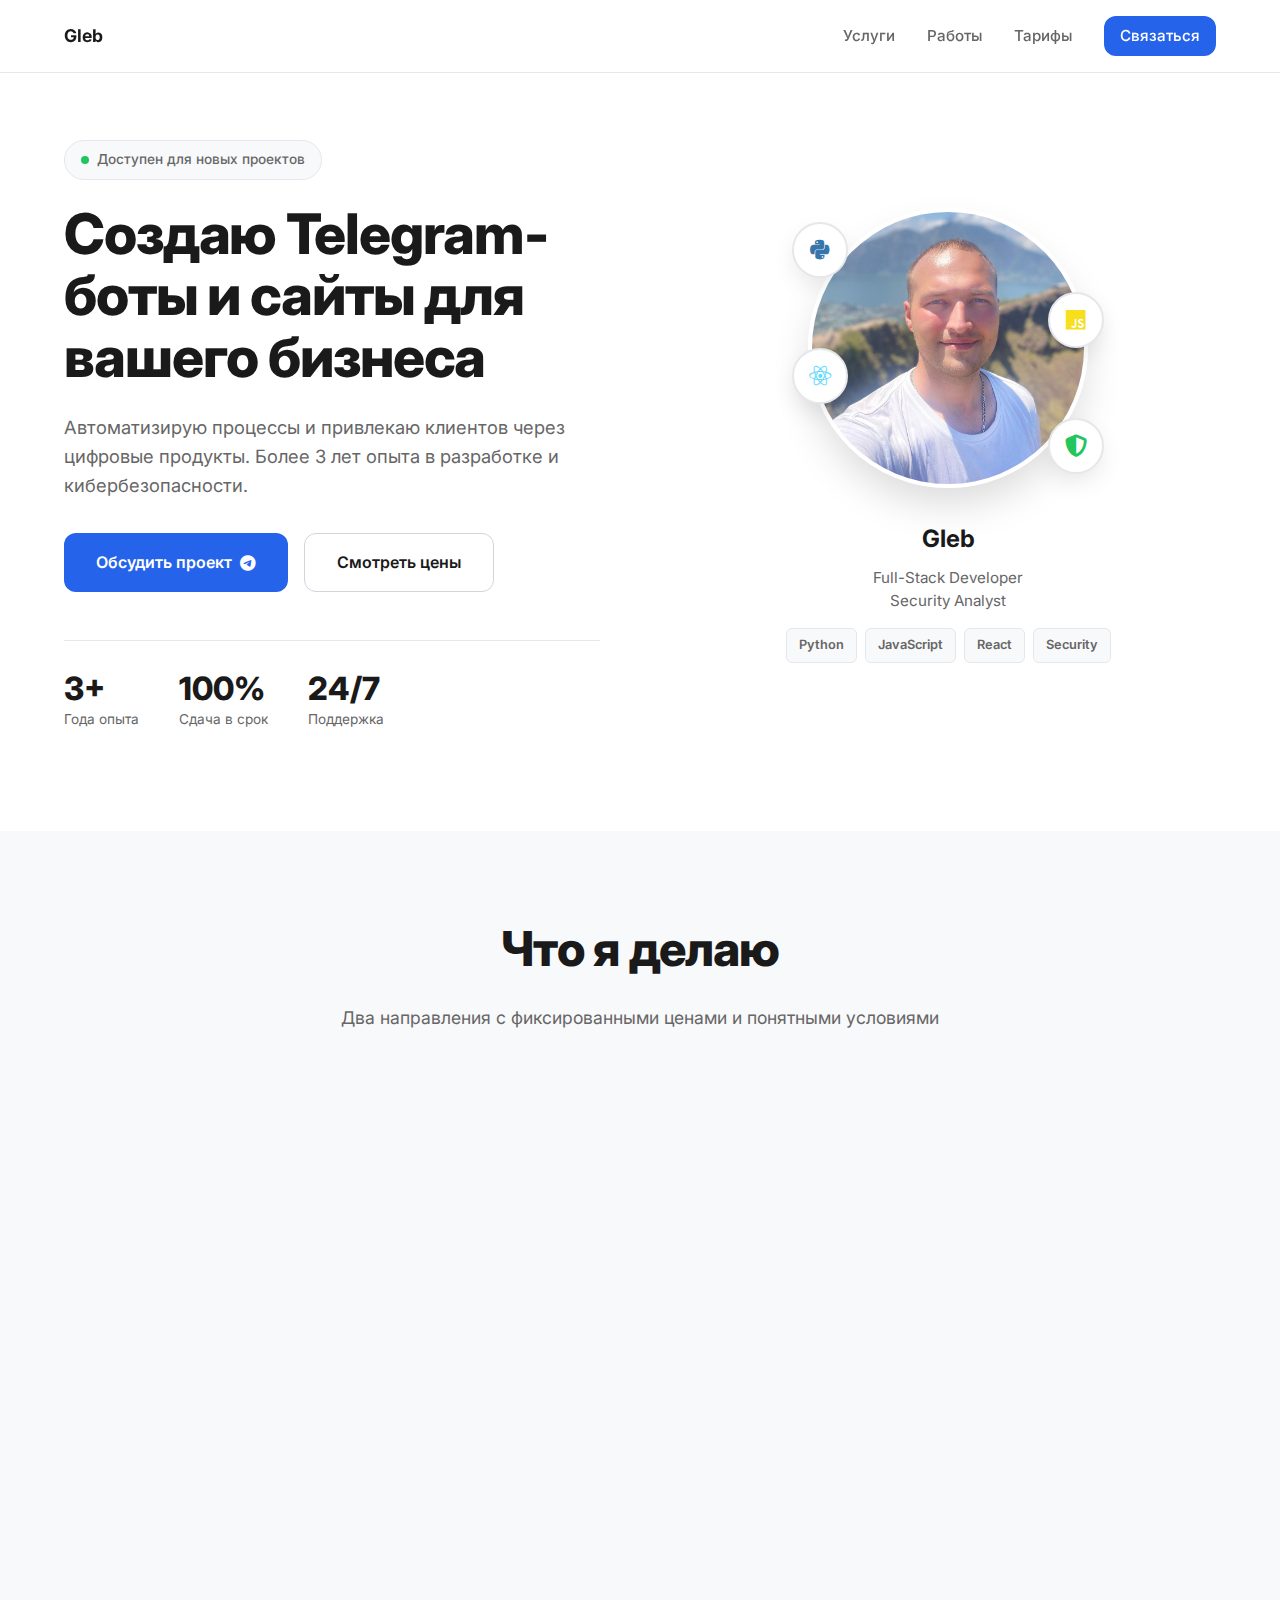
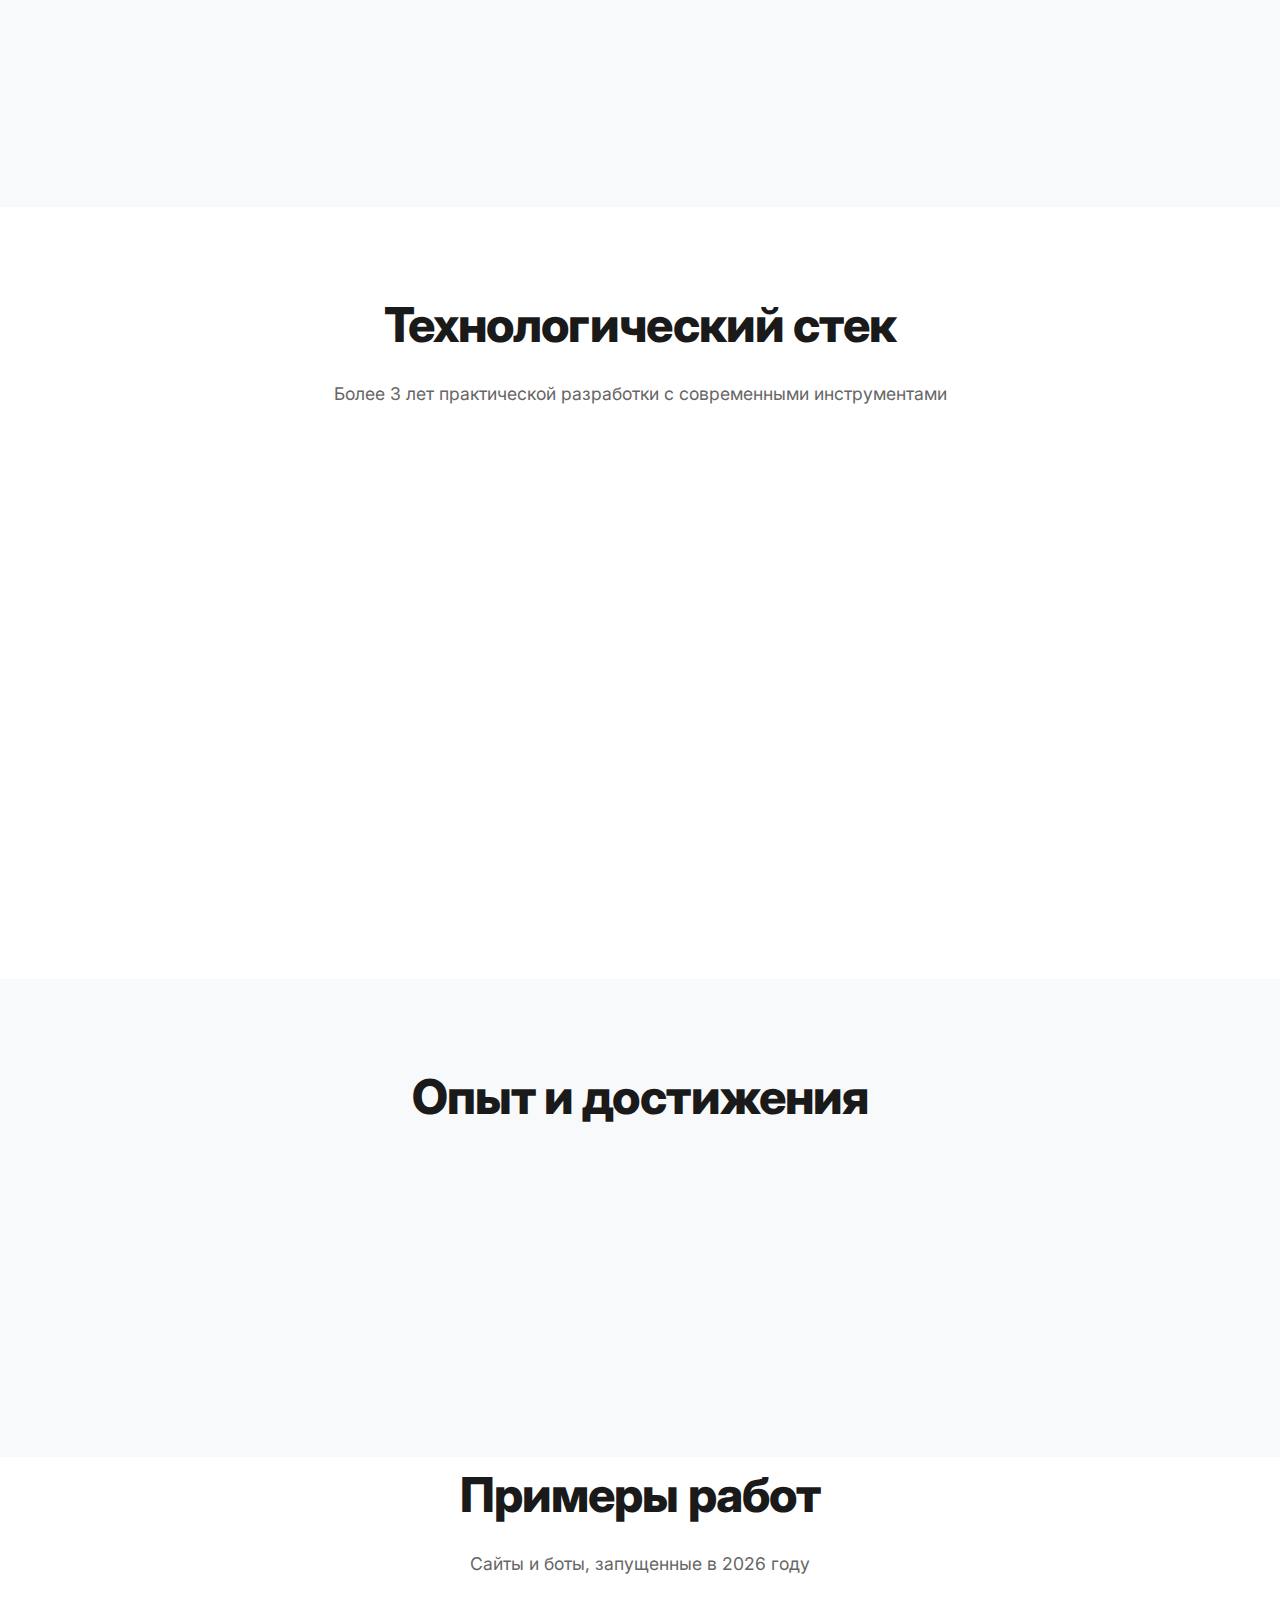
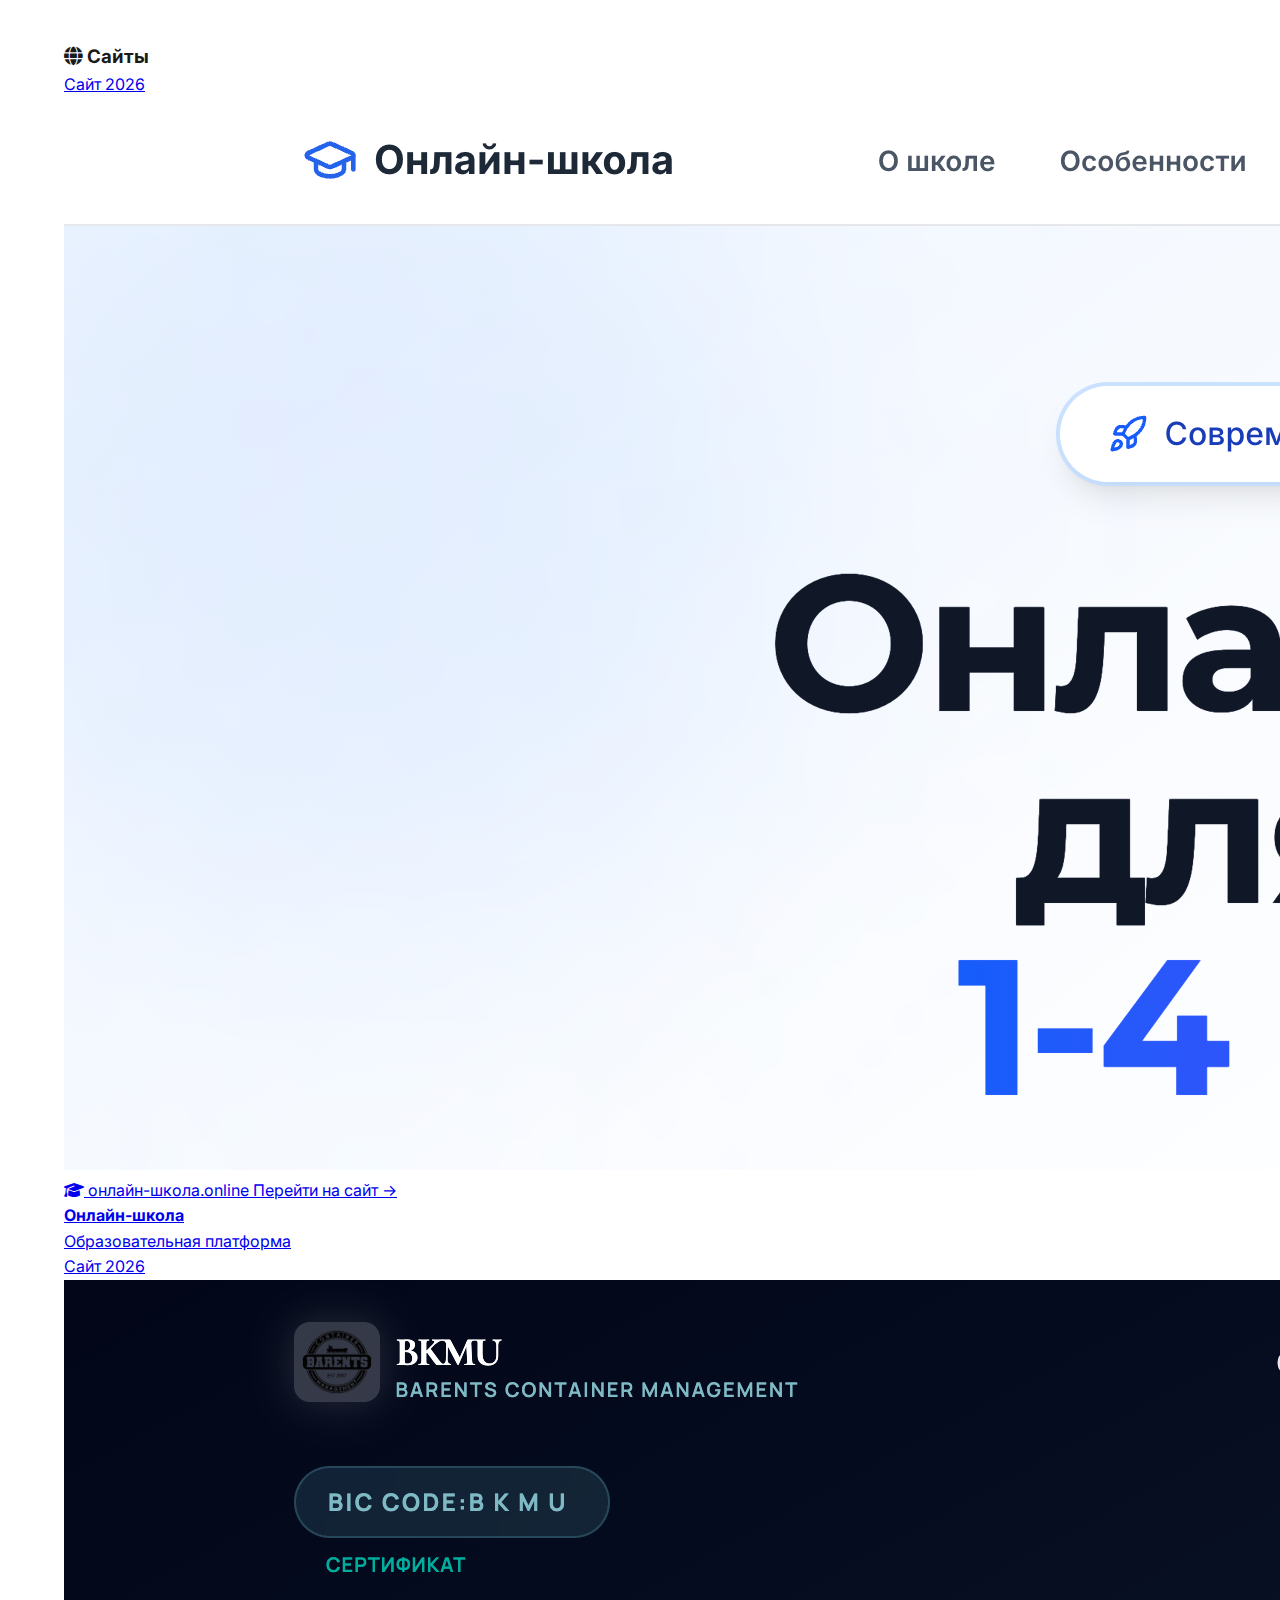
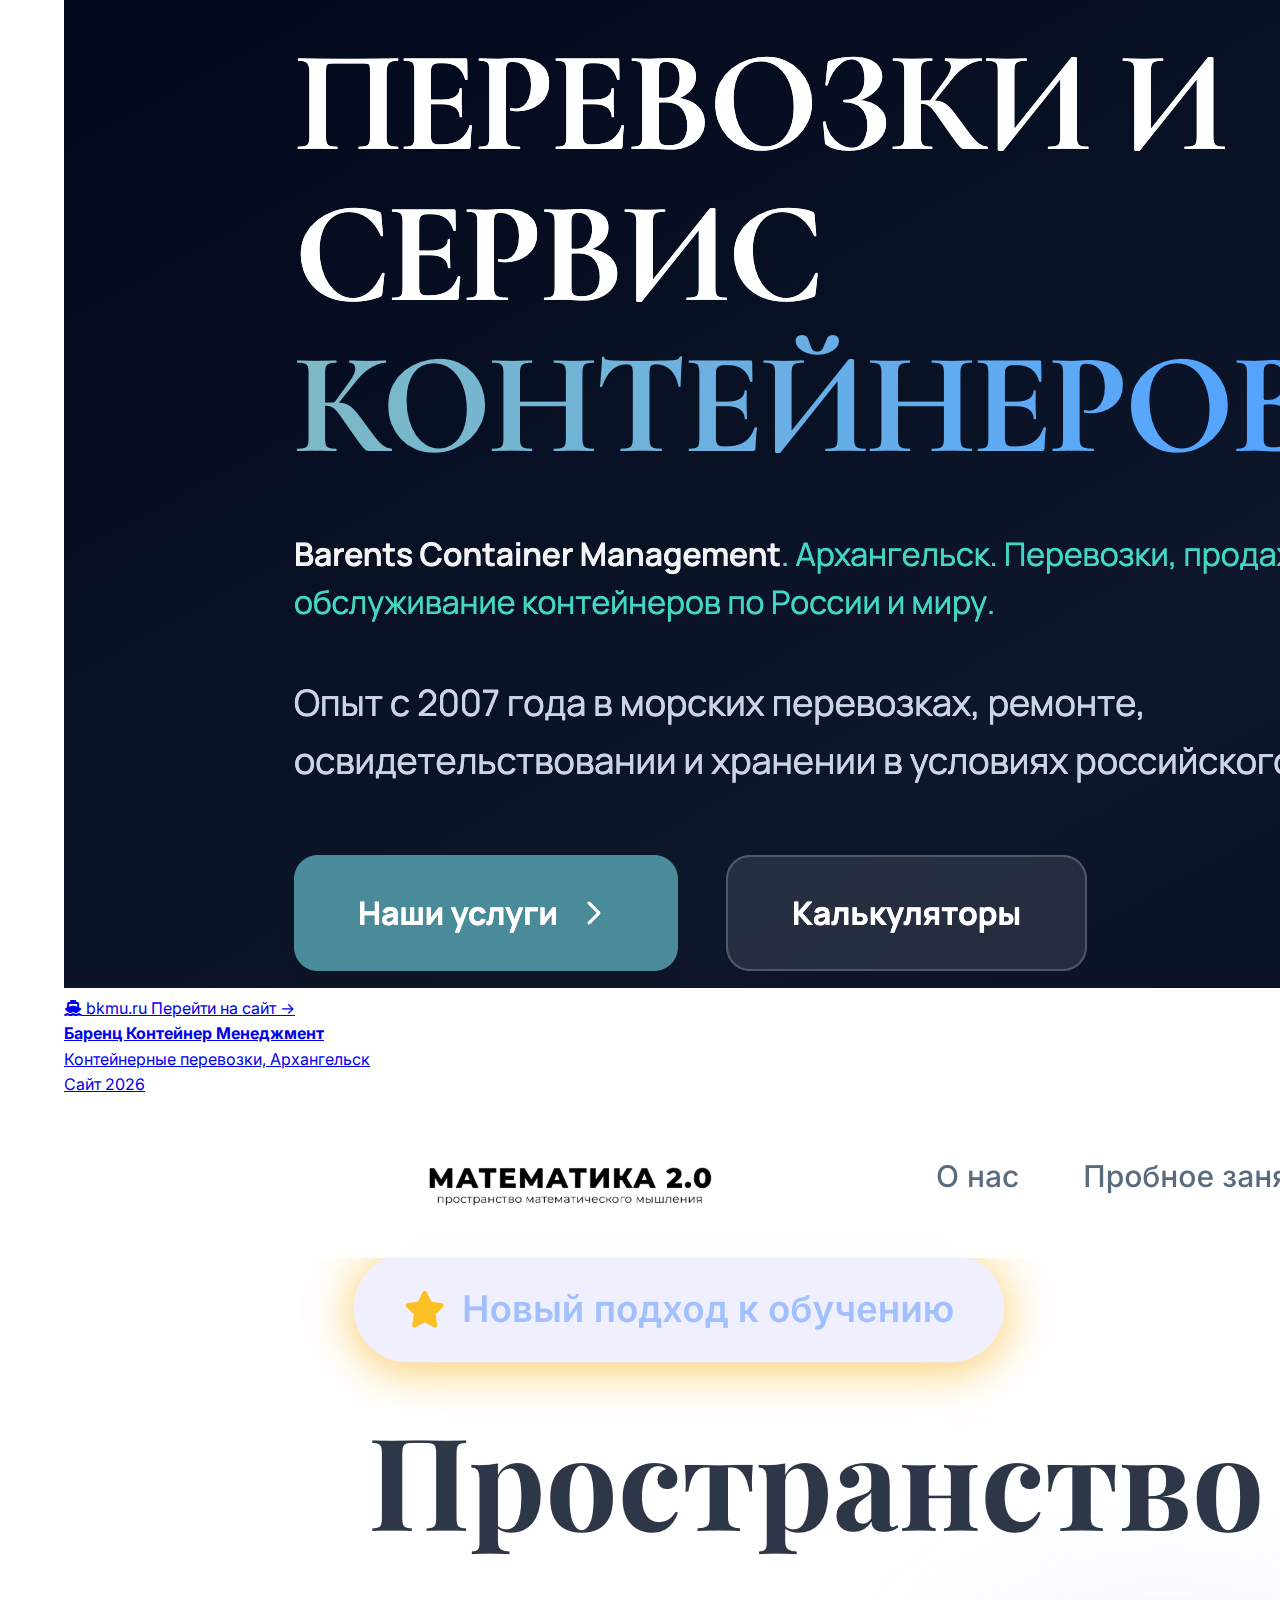
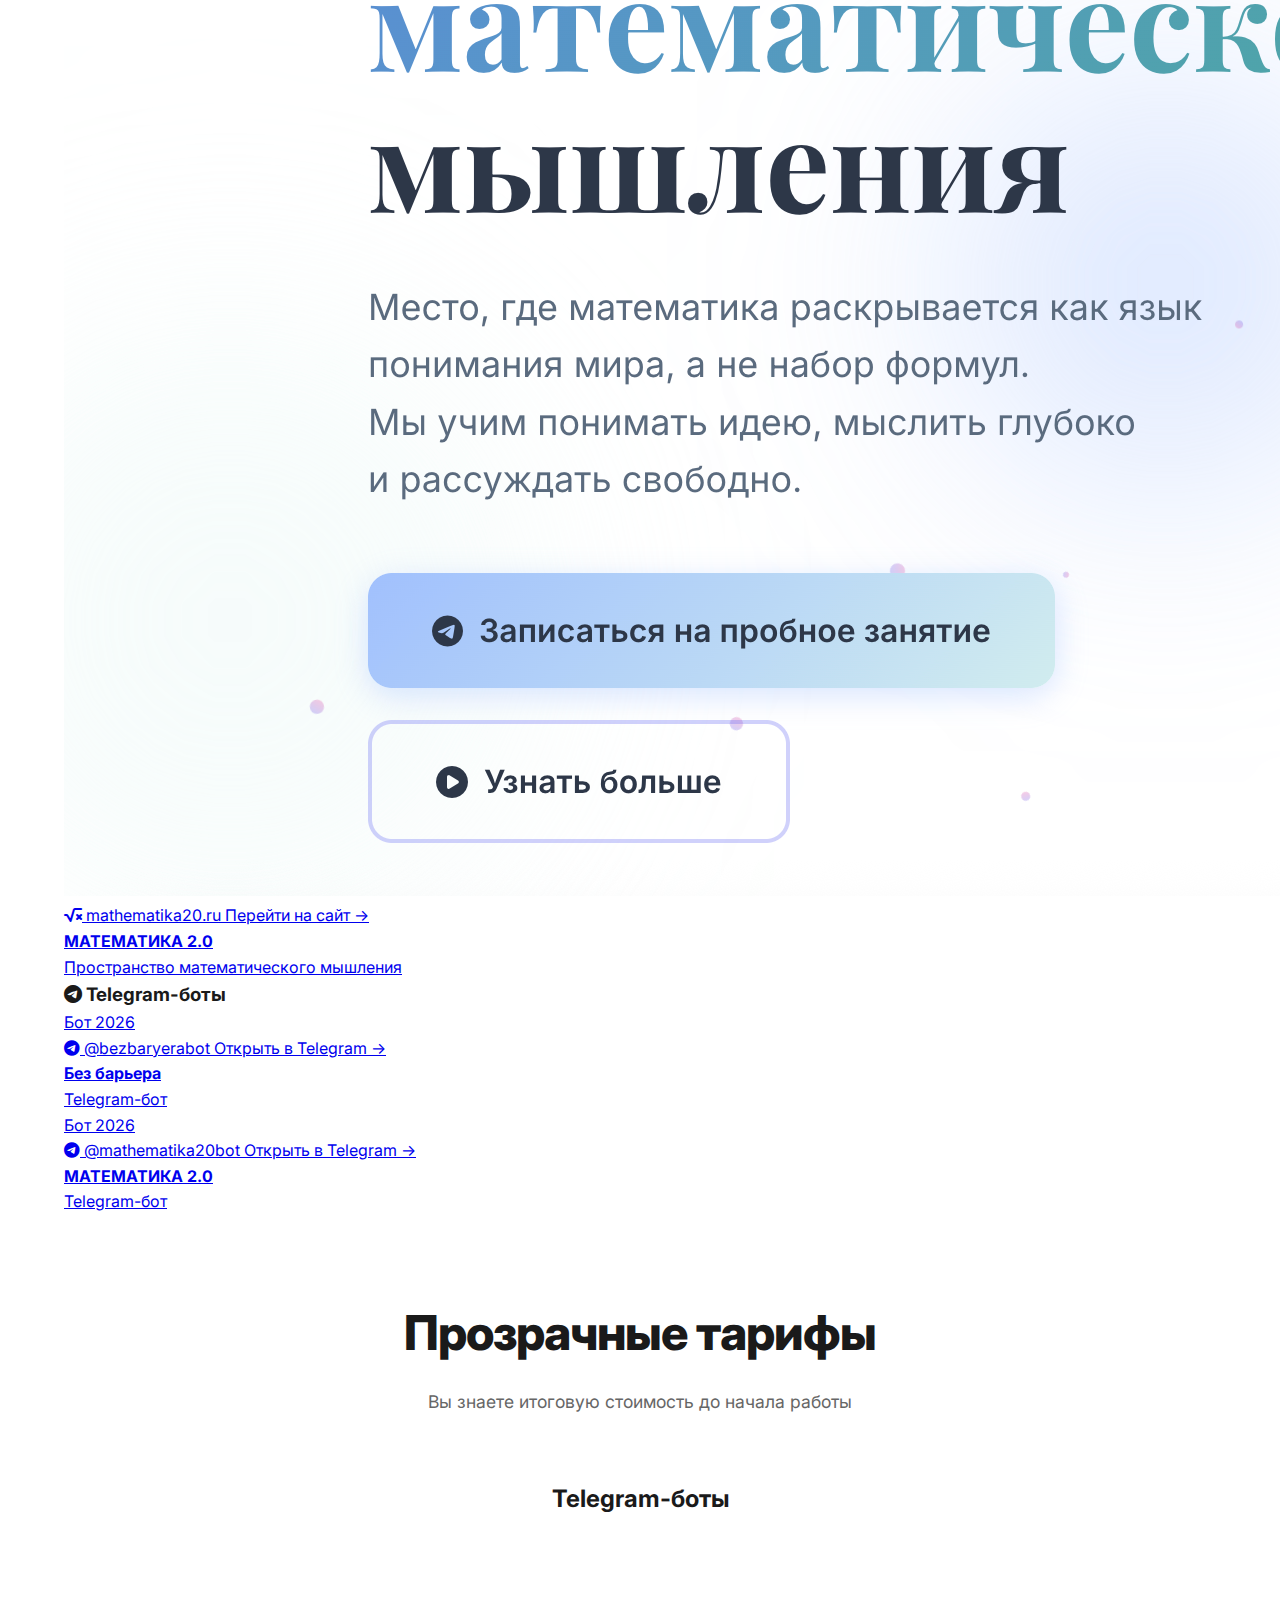
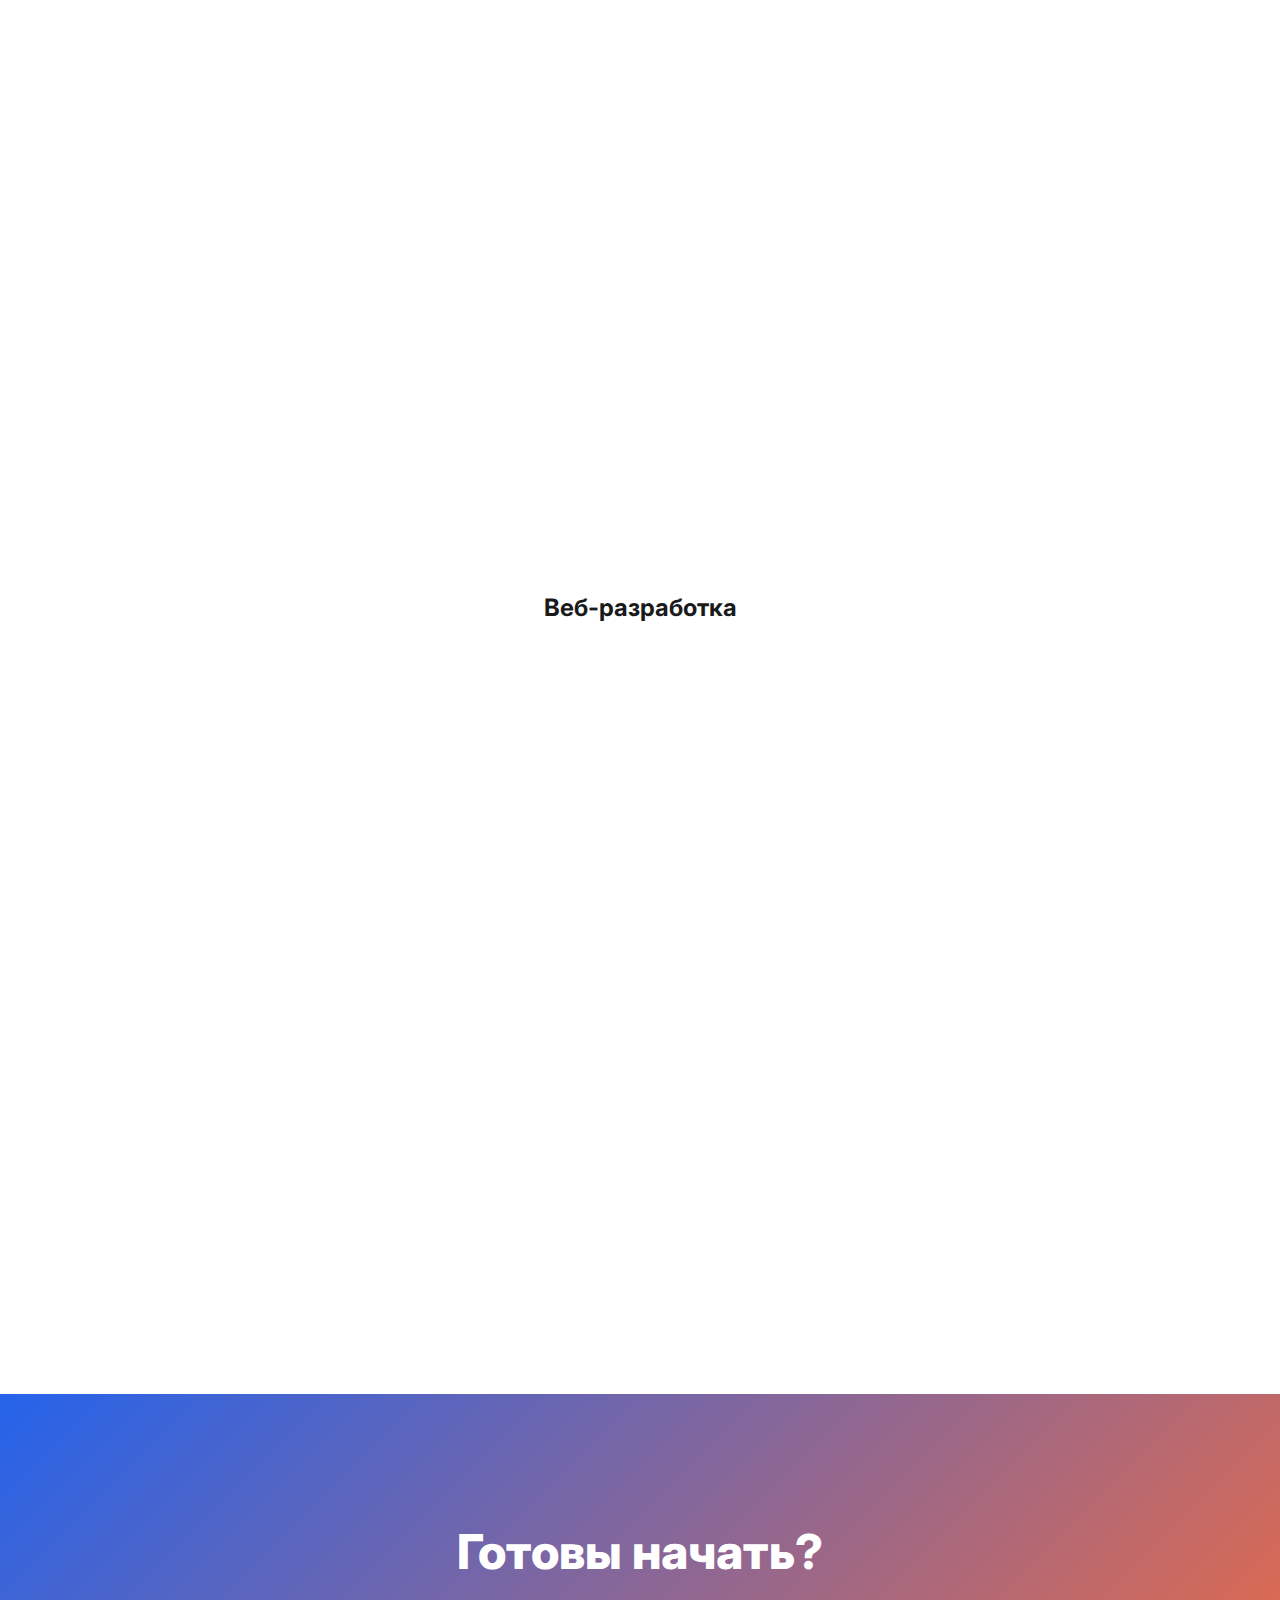
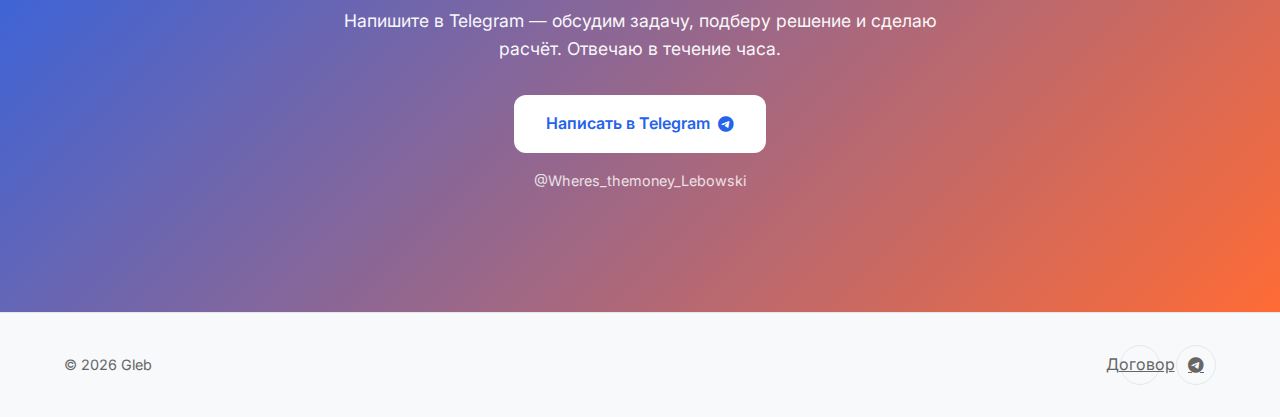
<file: index.html>
<!DOCTYPE html>
<html lang="ru">
<head>
    <meta charset="UTF-8">
    <meta name="viewport" content="width=device-width, initial-scale=1.0">
    <meta name="description" content="Gleb — Разработка Telegram-ботов и лендингов. Фиксированные цены, гарантия качества.">
    <title>Gleb — Разработка ботов и сайтов</title>
    
    <link rel="icon" type="image/png" href="favicon.png">
    <link rel="apple-touch-icon" href="favicon.png">
    
    <link rel="preconnect" href="https://fonts.googleapis.com">
    <link rel="preconnect" href="https://fonts.gstatic.com" crossorigin>
    <link href="https://fonts.googleapis.com/css2?family=Inter:wght@400;500;600;700;800;900&display=swap" rel="stylesheet">
    <link rel="stylesheet" href="https://cdnjs.cloudflare.com/ajax/libs/font-awesome/6.5.1/css/all.min.css">
    <link rel="stylesheet" href="style.css?v=17">
</head>
<body>
    <!-- Header -->
    <header class="header">
        <div class="container">
            <div class="header-content">
                <a href="#hero" class="logo">Gleb</a>
                <nav class="nav">
                    <a href="#services">Услуги</a>
                    <a href="#portfolio">Работы</a>
                    <a href="#pricing">Тарифы</a>
                    <a href="https://t.me/Wheres_themoney_Lebowski" target="_blank" class="btn-primary btn-small">Связаться</a>
                </nav>
                <button class="menu-toggle" id="menuToggle">
                    <span></span>
                    <span></span>
                    <span></span>
                </button>
            </div>
        </div>
    </header>

    <!-- Mobile Menu -->
    <div class="mobile-menu" id="mobileMenu">
        <a href="#services">Услуги</a>
        <a href="#portfolio">Работы</a>
        <a href="#pricing">Тарифы</a>
        <a href="https://t.me/Wheres_themoney_Lebowski" target="_blank" class="btn-primary">Связаться</a>
    </div>

    <!-- Hero -->
    <section class="hero" id="hero">
        <div class="container">
            <div class="hero-content">
                <div class="hero-left">
                    <div class="badge">
                        <span class="badge-dot"></span>
                        Доступен для новых проектов
                    </div>
                    <h1 class="hero-title">Создаю Telegram-боты и сайты для вашего бизнеса</h1>
                    <p class="hero-description">
                        Автоматизирую процессы и привлекаю клиентов через цифровые продукты. 
                        Более 3 лет опыта в разработке и кибербезопасности.
                    </p>
                    <div class="hero-cta">
                        <a href="https://t.me/Wheres_themoney_Lebowski" target="_blank" class="btn-primary btn-large">
                            Обсудить проект
                            <i class="fa-brands fa-telegram"></i>
                        </a>
                        <a href="#pricing" class="btn-secondary btn-large">Смотреть цены</a>
                    </div>
                    <div class="hero-stats">
                        <div class="stat">
                            <div class="stat-value">3+</div>
                            <div class="stat-label">Года опыта</div>
                        </div>
                        <div class="stat">
                            <div class="stat-value">100%</div>
                            <div class="stat-label">Сдача в срок</div>
                        </div>
                        <div class="stat">
                            <div class="stat-value">24/7</div>
                            <div class="stat-label">Поддержка</div>
                        </div>
                    </div>
                </div>
                <div class="hero-right">
                    <div class="photo-card">
                        <div class="photo-wrapper">
                            <img src="PudovkinGleb.jpeg" alt="Gleb" class="photo">
                            <div class="floating-badge badge-1">
                                <i class="fa-brands fa-python"></i>
                            </div>
                            <div class="floating-badge badge-2">
                                <i class="fa-brands fa-js"></i>
                            </div>
                            <div class="floating-badge badge-3">
                                <i class="fa-brands fa-react"></i>
                            </div>
                            <div class="floating-badge badge-4">
                                <i class="fa-solid fa-shield-halved"></i>
                            </div>
                        </div>
                        <div class="photo-info">
                            <h3>Gleb</h3>
                            <p>Full-Stack Developer<br>Security Analyst</p>
                            <div class="photo-badges">
                                <span class="tech-badge">Python</span>
                                <span class="tech-badge">JavaScript</span>
                                <span class="tech-badge">React</span>
                                <span class="tech-badge">Security</span>
                            </div>
                        </div>
                    </div>
                </div>
            </div>
        </div>
    </section>

    <!-- Services -->
    <section class="services" id="services">
        <div class="container">
            <div class="section-header">
                <h2 class="section-title">Что я делаю</h2>
                <p class="section-subtitle">Два направления с фиксированными ценами и понятными условиями</p>
            </div>
            <div class="services-grid">
                <!-- Telegram Bots -->
                <div class="service-card">
                    <div class="service-icon">
                        <i class="fa-solid fa-robot"></i>
                    </div>
                    <h3 class="service-title">Telegram-боты</h3>
                    <p class="service-description">
                        Разрабатываю ботов для автоматизации бизнеса: приём заказов, CRM-интеграции, 
                        платёжные системы, рассылки, аналитика. Стоимость зависит от сложности и количества интеграций.
                    </p>
                    <ul class="service-features">
                        <li><i class="fa-solid fa-check"></i> Проектирование логики под ваши задачи</li>
                        <li><i class="fa-solid fa-check"></i> Разработка и тестирование</li>
                        <li><i class="fa-solid fa-check"></i> Деплой на сервер и настройка</li>
                        <li><i class="fa-solid fa-check"></i> 1 месяц технической поддержки</li>
                        <li><i class="fa-solid fa-check"></i> Интеграции с внешними сервисами</li>
                    </ul>
                    <a href="#pricing" class="btn-secondary btn-block">
                        Смотреть тарифы и цены
                    </a>
                </div>

                <!-- Websites -->
                <div class="service-card">
                    <div class="service-icon">
                        <i class="fa-solid fa-globe"></i>
                    </div>
                    <h3 class="service-title">Лендинги и сайты</h3>
                    <p class="service-description">
                        Создаю продающие страницы: от вёрстки до полного цикла с копирайтингом, 
                        SEO-оптимизацией и интеграциями. Цена формируется из объёма работ и выбранного пакета услуг.
                    </p>
                    <ul class="service-features">
                        <li><i class="fa-solid fa-check"></i> Адаптивная вёрстка под все устройства</li>
                        <li><i class="fa-solid fa-check"></i> SEO-оптимизация и аналитика</li>
                        <li><i class="fa-solid fa-check"></i> Копирайтинг и контент (опционально)</li>
                        <li><i class="fa-solid fa-check"></i> Техническая поддержка до 12 месяцев</li>
                        <li><i class="fa-solid fa-check"></i> Платите один раз — сайт ваш навсегда</li>
                    </ul>
                    <a href="#pricing" class="btn-secondary btn-block">
                        Смотреть тарифы и цены
                    </a>
                </div>
            </div>
        </div>
    </section>

    <!-- Tech Stack -->
    <section class="tech-stack">
        <div class="container">
            <div class="section-header">
                <h2 class="section-title">Технологический стек</h2>
                <p class="section-subtitle">Более 3 лет практической разработки с современными инструментами</p>
            </div>
            <div class="stack-grid">
                <div class="stack-category">
                    <h4 class="stack-category-title">Frontend</h4>
                    <div class="stack-items">
                        <span class="stack-item">HTML5</span>
                        <span class="stack-item">CSS3</span>
                        <span class="stack-item">JavaScript</span>
                        <span class="stack-item">React</span>
                        <span class="stack-item">Vue.js</span>
                        <span class="stack-item">Next.js</span>
                        <span class="stack-item">SASS/SCSS</span>
                        <span class="stack-item">Tailwind CSS</span>
                        <span class="stack-item">GSAP</span>
                    </div>
                </div>
                <div class="stack-category">
                    <h4 class="stack-category-title">Backend</h4>
                    <div class="stack-items">
                        <span class="stack-item">Python</span>
                        <span class="stack-item">Node.js</span>
                        <span class="stack-item">Django</span>
                        <span class="stack-item">Flask</span>
                        <span class="stack-item">Express</span>
                        <span class="stack-item">REST API</span>
                    </div>
                </div>
                <div class="stack-category">
                    <h4 class="stack-category-title">Боты & Автоматизация</h4>
                    <div class="stack-items">
                        <span class="stack-item">Aiogram</span>
                        <span class="stack-item">Telebot</span>
                        <span class="stack-item">Selenium</span>
                        <span class="stack-item">API Integrations</span>
                    </div>
                </div>
                <div class="stack-category">
                    <h4 class="stack-category-title">Security & DevOps</h4>
                    <div class="stack-items">
                        <span class="stack-item">SIEM</span>
                        <span class="stack-item">SOC</span>
                        <span class="stack-item">FinCERT</span>
                        <span class="stack-item">Penetration Testing</span>
                        <span class="stack-item">Docker</span>
                        <span class="stack-item">Git</span>
                        <span class="stack-item">Linux</span>
                        <span class="stack-item">CI/CD</span>
                    </div>
                </div>
            </div>
        </div>
    </section>

    <!-- Experience -->
    <section class="experience">
        <div class="container">
            <div class="section-header">
                <h2 class="section-title">Опыт и достижения</h2>
            </div>
            <div class="experience-grid">
                <div class="exp-item">
                    <i class="fa-solid fa-trophy"></i>
                    <h4>Exchange of Ideas</h4>
                    <p>Призёр с деплоем SOC-системы</p>
                </div>
                <div class="exp-item">
                    <i class="fa-solid fa-crosshairs"></i>
                    <h4>Red Team @ Standoff</h4>
                    <p>Участие в кибербитвах</p>
                </div>
                <div class="exp-item">
                    <i class="fa-solid fa-bug"></i>
                    <h4>Bug Bounty Hunter</h4>
                    <p>Поиск уязвимостей</p>
                </div>
                <div class="exp-item">
                    <i class="fa-solid fa-graduation-cap"></i>
                    <h4>Hexlet · HTB · IBSO</h4>
                    <p>Frontend + SOC + FinCERT</p>
                </div>
            </div>
        </div>
    </section>

    <!-- Portfolio / Примеры работ 2026 -->
    <section class="portfolio" id="portfolio">
        <div class="container">
            <div class="section-header">
                <h2 class="section-title">Примеры работ</h2>
                <p class="section-subtitle">Сайты и боты, запущенные в 2026 году</p>
            </div>

            <div class="portfolio-category">
                <h3 class="portfolio-category-title"><i class="fa-solid fa-globe"></i> Сайты</h3>
                <div class="portfolio-grid">
                    <a href="https://онлайн-школа.online" target="_blank" rel="noopener" class="portfolio-card">
                        <span class="portfolio-badge portfolio-badge--site">Сайт</span>
                        <span class="portfolio-year">2026</span>
                        <div class="portfolio-preview portfolio-preview--1 portfolio-preview--has-img">
                            <img class="portfolio-preview-img" src="онлайншкола.png" alt="онлайн-школа.online">
                            <i class="fa-solid fa-graduation-cap"></i>
                            <span class="portfolio-domain">онлайн-школа.online</span>
                            <span class="portfolio-cta">Перейти на сайт →</span>
                        </div>
                        <div class="portfolio-info">
                            <h4>Онлайн-школа</h4>
                            <p>Образовательная платформа</p>
                        </div>
                    </a>
                    <a href="http://bkmu.ru/" target="_blank" rel="noopener" class="portfolio-card">
                        <span class="portfolio-badge portfolio-badge--site">Сайт</span>
                        <span class="portfolio-year">2026</span>
                        <div class="portfolio-preview portfolio-preview--2 portfolio-preview--has-img">
                            <img class="portfolio-preview-img" src="баренц.png" alt="bkmu.ru">
                            <i class="fa-solid fa-ship"></i>
                            <span class="portfolio-domain">bkmu.ru</span>
                            <span class="portfolio-cta">Перейти на сайт →</span>
                        </div>
                        <div class="portfolio-info">
                            <h4>Баренц Контейнер Менеджмент</h4>
                            <p>Контейнерные перевозки, Архангельск</p>
                        </div>
                    </a>
                    <a href="https://mathematika20.ru/" target="_blank" rel="noopener" class="portfolio-card">
                        <span class="portfolio-badge portfolio-badge--site">Сайт</span>
                        <span class="portfolio-year">2026</span>
                        <div class="portfolio-preview portfolio-preview--3 portfolio-preview--has-img">
                            <img class="portfolio-preview-img" src="математика.png" alt="mathematika20.ru">
                            <i class="fa-solid fa-square-root-variable"></i>
                            <span class="portfolio-domain">mathematika20.ru</span>
                            <span class="portfolio-cta">Перейти на сайт →</span>
                        </div>
                        <div class="portfolio-info">
                            <h4>МАТЕМАТИКА 2.0</h4>
                            <p>Пространство математического мышления</p>
                        </div>
                    </a>
                </div>
            </div>

            <div class="portfolio-category">
                <h3 class="portfolio-category-title"><i class="fa-brands fa-telegram"></i> Telegram-боты</h3>
                <div class="portfolio-grid portfolio-grid--bots">
                    <a href="https://t.me/bezbaryerabot" target="_blank" rel="noopener" class="portfolio-card portfolio-card--bot">
                        <span class="portfolio-badge portfolio-badge--bot">Бот</span>
                        <span class="portfolio-year">2026</span>
                        <div class="portfolio-preview portfolio-preview--bot portfolio-preview--bot1">
                            <i class="fa-brands fa-telegram"></i>
                            <span class="portfolio-domain">@bezbaryerabot</span>
                            <span class="portfolio-cta">Открыть в Telegram →</span>
                        </div>
                        <div class="portfolio-info">
                            <h4>Без барьера</h4>
                            <p>Telegram-бот</p>
                        </div>
                    </a>
                    <a href="https://t.me/mathematika20bot" target="_blank" rel="noopener" class="portfolio-card portfolio-card--bot">
                        <span class="portfolio-badge portfolio-badge--bot">Бот</span>
                        <span class="portfolio-year">2026</span>
                        <div class="portfolio-preview portfolio-preview--bot portfolio-preview--bot2">
                            <i class="fa-brands fa-telegram"></i>
                            <span class="portfolio-domain">@mathematika20bot</span>
                            <span class="portfolio-cta">Открыть в Telegram →</span>
                        </div>
                        <div class="portfolio-info">
                            <h4>МАТЕМАТИКА 2.0</h4>
                            <p>Telegram-бот</p>
                        </div>
                    </a>
                </div>
            </div>
        </div>
    </section>

    <!-- Pricing -->
    <section class="pricing" id="pricing">
        <div class="container">
            <div class="section-header">
                <h2 class="section-title">Прозрачные тарифы</h2>
                <p class="section-subtitle">Вы знаете итоговую стоимость до начала работы</p>
            </div>

            <!-- Bot Pricing -->
            <div class="pricing-category">
                <h3 class="category-title">Telegram-боты</h3>
                <div class="pricing-table">
                    <div class="pricing-item">
                        <div class="pricing-header">
                            <h4>Базовый бот</h4>
                            <div class="pricing-price">
                                <span class="price-amount">5 000</span>
                                <span class="price-currency">₽</span>
                            </div>
                        </div>
                        <ul class="pricing-features">
                            <li><i class="fa-solid fa-check"></i> Разработка бота под ваши задачи</li>
                            <li><i class="fa-solid fa-check"></i> Проектирование логики</li>
                            <li><i class="fa-solid fa-check"></i> Деплой на сервер</li>
                            <li><i class="fa-solid fa-check"></i> 1 месяц поддержки</li>
                            <li><i class="fa-solid fa-check"></i> Неограниченные правки</li>
                        </ul>
                        <div class="pricing-extra">
                            <strong>+ API-интеграция</strong>
                            <span>+5 000 ₽ за интеграцию (CRM, платежи, аналитика)</span>
                        </div>
                        <a href="https://t.me/Wheres_themoney_Lebowski" target="_blank" class="btn-primary btn-block">Заказать</a>
                    </div>
                </div>
            </div>

            <!-- Website Pricing -->
            <div class="pricing-category">
                <h3 class="category-title">Веб-разработка</h3>
                <div class="pricing-table pricing-table-three">
                    <div class="pricing-item">
                        <div class="pricing-header">
                            <h4>Starter</h4>
                            <div class="pricing-price">
                                <span class="price-amount">10 000</span>
                                <span class="price-currency">₽</span>
                            </div>
                        </div>
                        <ul class="pricing-features">
                            <li><i class="fa-solid fa-check"></i> Адаптивная вёрстка</li>
                            <li><i class="fa-solid fa-check"></i> Базовое SEO</li>
                            <li><i class="fa-solid fa-check"></i> Аналитика</li>
                            <li><i class="fa-solid fa-check"></i> 3 месяца поддержки</li>
                            <li class="disabled"><i class="fa-solid fa-xmark"></i> Копирайтинг</li>
                        </ul>
                        <a href="https://t.me/Wheres_themoney_Lebowski" target="_blank" class="btn-secondary btn-block">Выбрать</a>
                    </div>

                    <div class="pricing-item featured">
                        <div class="featured-badge">Популярный</div>
                        <div class="pricing-header">
                            <h4>Business</h4>
                            <div class="pricing-price">
                                <span class="price-amount">20 000</span>
                                <span class="price-currency">₽</span>
                            </div>
                        </div>
                        <ul class="pricing-features">
                            <li><i class="fa-solid fa-check"></i> Всё из Starter</li>
                            <li><i class="fa-solid fa-check"></i> Копирайтинг</li>
                            <li><i class="fa-solid fa-check"></i> SEO-оптимизация</li>
                            <li><i class="fa-solid fa-check"></i> Тестирование</li>
                            <li><i class="fa-solid fa-check"></i> 6 месяцев поддержки</li>
                        </ul>
                        <a href="https://t.me/Wheres_themoney_Lebowski" target="_blank" class="btn-primary btn-block">Выбрать</a>
                    </div>

                    <div class="pricing-item">
                        <div class="pricing-header">
                            <h4>Enterprise</h4>
                            <div class="pricing-price">
                                <span class="price-amount">50 000</span>
                                <span class="price-currency">₽</span>
                            </div>
                        </div>
                        <ul class="pricing-features">
                            <li><i class="fa-solid fa-check"></i> Всё из Business</li>
                            <li><i class="fa-solid fa-check"></i> 3 API-интеграции</li>
                            <li><i class="fa-solid fa-check"></i> Глубокая оптимизация</li>
                            <li><i class="fa-solid fa-check"></i> Приоритет поддержки</li>
                            <li><i class="fa-solid fa-check"></i> 12 месяцев поддержки</li>
                        </ul>
                        <a href="https://t.me/Wheres_themoney_Lebowski" target="_blank" class="btn-secondary btn-block">Выбрать</a>
                    </div>
                </div>
            </div>

            <div class="guarantee">
                <i class="fa-solid fa-shield-halved"></i>
                <div>
                    <h4>Что входит в поддержку</h4>
                    <p>Исправление багов · Правки без ограничений · Мониторинг · Бэкапы · Обновления безопасности · Консультации</p>
                </div>
            </div>
        </div>
    </section>

    <!-- CTA -->
    <section class="cta">
        <div class="container">
            <div class="cta-content">
                <h2 class="cta-title">Готовы начать?</h2>
                <p class="cta-description">
                    Напишите в Telegram — обсудим задачу, подберу решение и сделаю расчёт. Отвечаю в течение часа.
                </p>
                <a href="https://t.me/Wheres_themoney_Lebowski" target="_blank" class="btn-primary btn-large">
                    Написать в Telegram
                    <i class="fa-brands fa-telegram"></i>
                </a>
                <p class="cta-handle">@Wheres_themoney_Lebowski</p>
            </div>
        </div>
    </section>

    <!-- Scroll to Top Button -->
    <button class="scroll-to-top" id="scrollToTop" aria-label="Наверх">
        <i class="fa-solid fa-arrow-up"></i>
    </button>

    <!-- Easter Egg Duck -->
    <div class="duck-container" id="duckContainer">
        <a href="https://t.me/Wheres_themoney_Lebowski" target="_blank" class="duck" id="duck">
            <img src="photo_2026-02-07 18.23.41.png" alt="Duck Lebowski" class="duck-img">
            <div class="duck-bubble" id="duckBubble">Where's the money, Lebowski?</div>
        </a>
    </div>

    <!-- Footer -->
    <footer class="footer">
        <div class="container">
            <div class="footer-content">
                <div class="footer-left">
                    <p>&copy; 2026 Gleb</p>
                </div>
                <div class="footer-right">
                    <a href="contract.html">Договор</a>
                    <a href="https://t.me/Wheres_themoney_Lebowski" target="_blank" aria-label="Telegram">
                        <i class="fa-brands fa-telegram"></i>
                    </a>
                </div>
            </div>
        </div>
    </footer>

    <script src="script.js?v=19"></script>
</body>
</html>
</file>
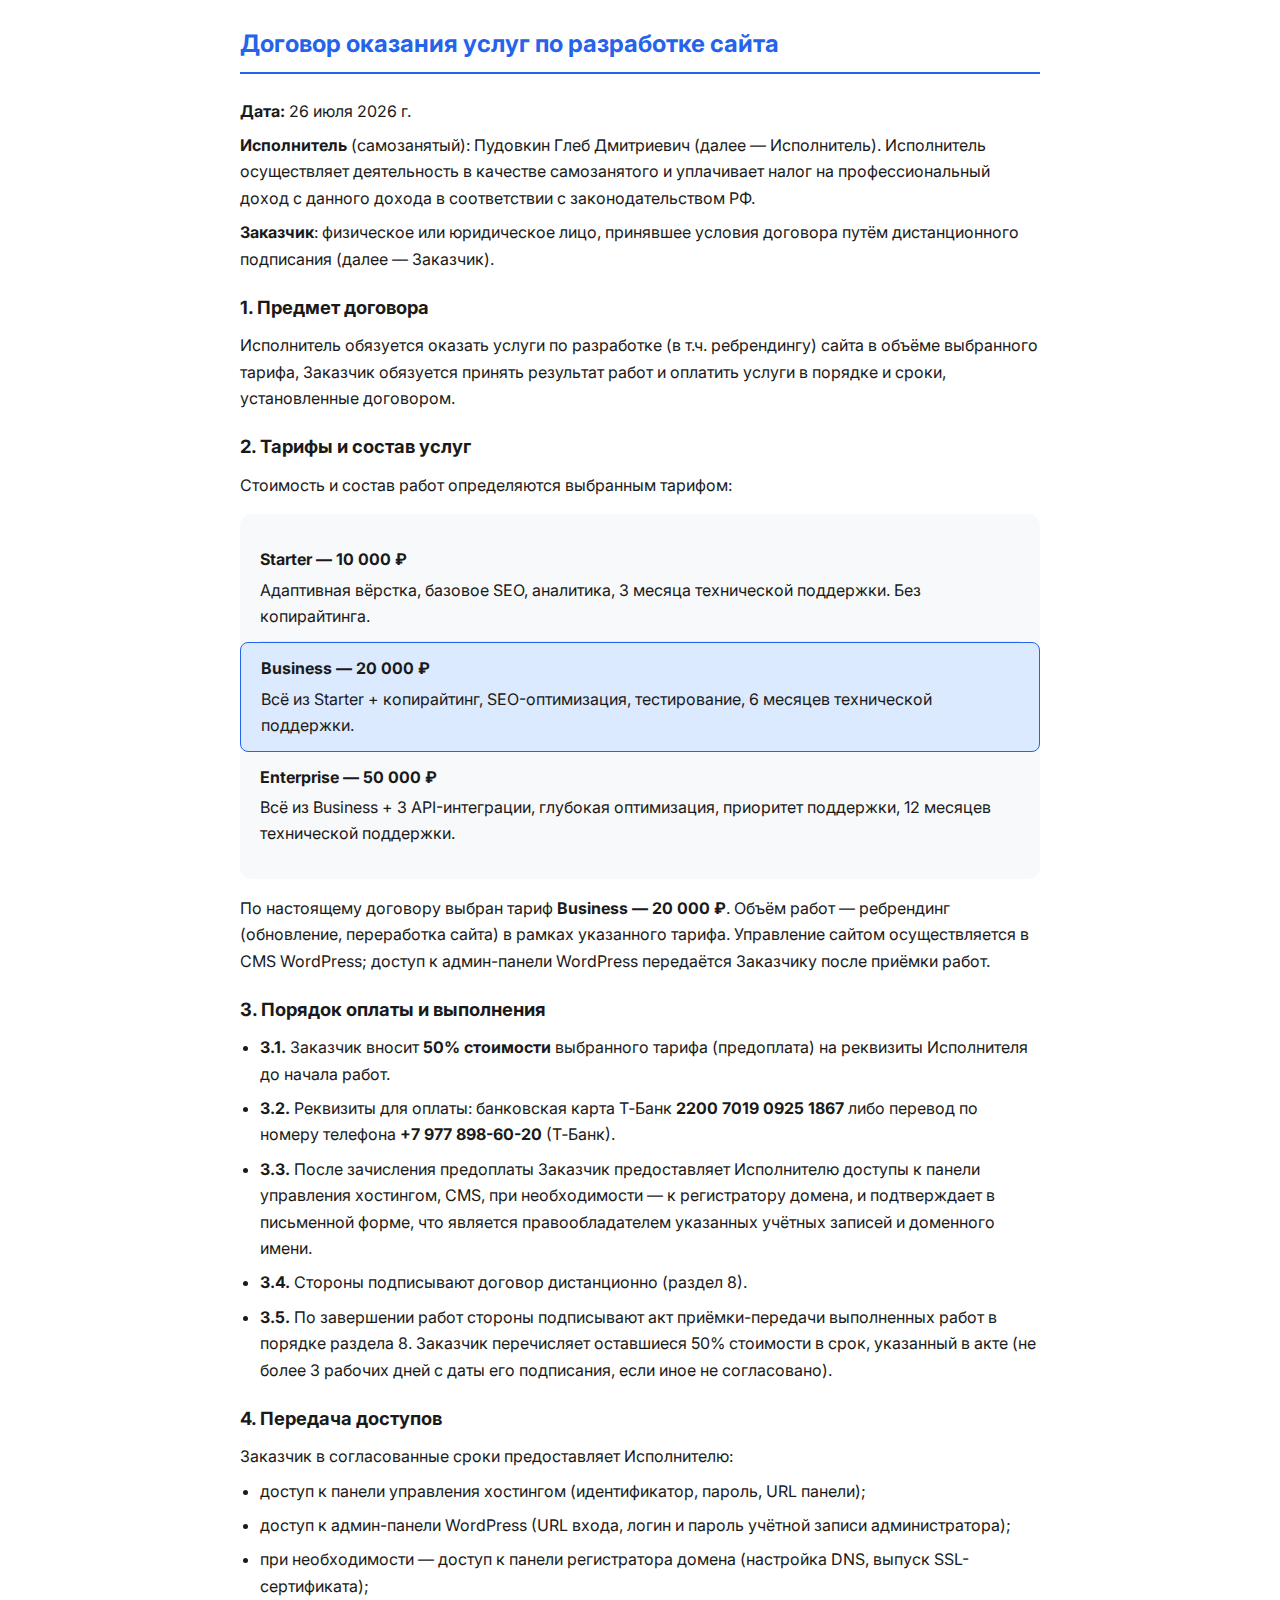
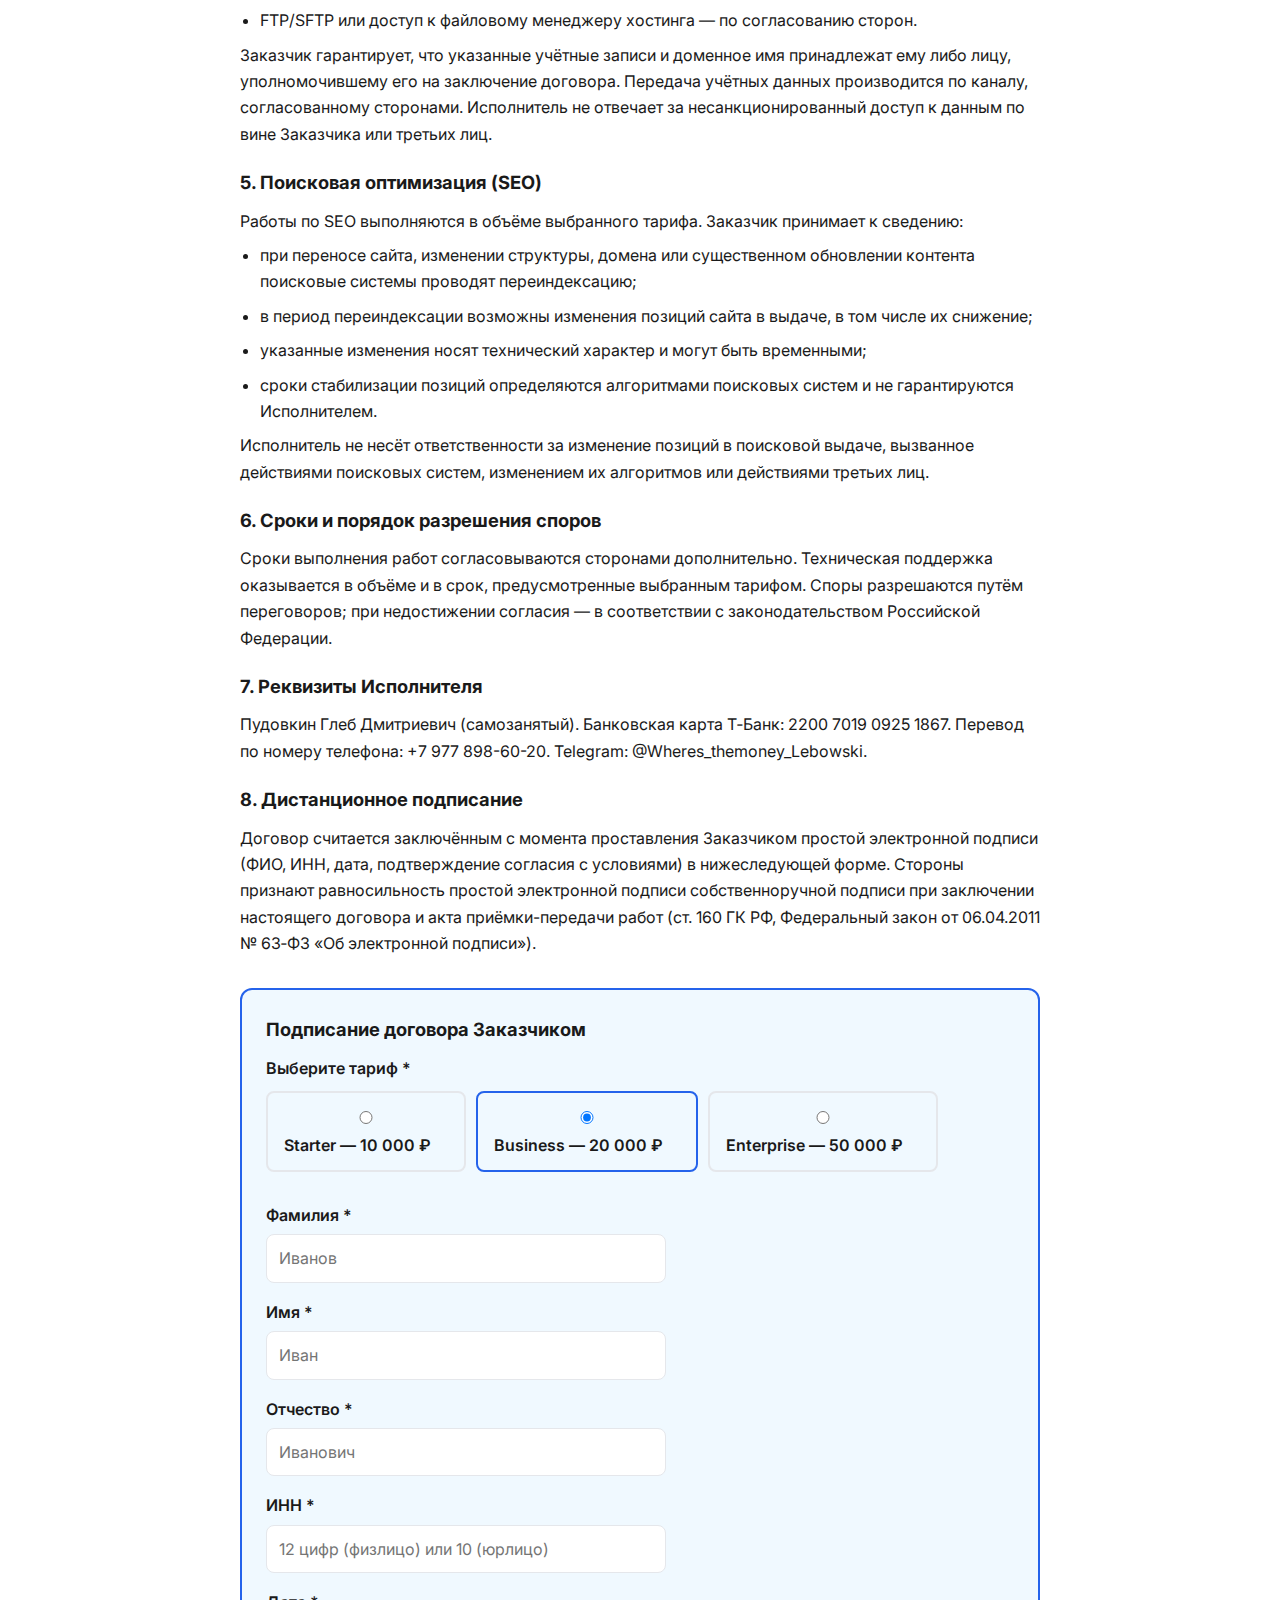
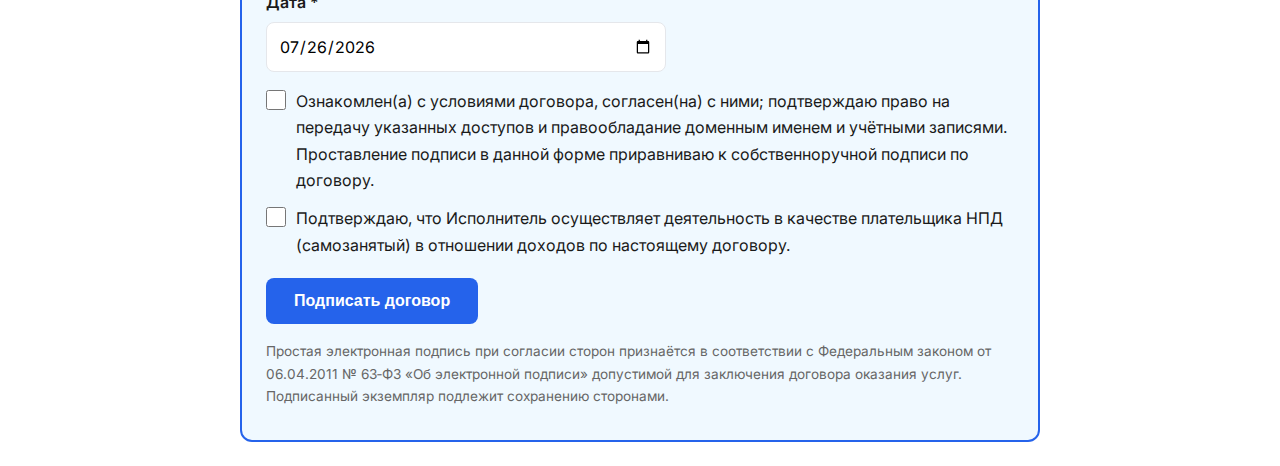
<file: contract.html>
<!DOCTYPE html>
<html lang="ru">
<head>
    <meta charset="UTF-8">
    <meta name="viewport" content="width=device-width, initial-scale=1.0">
    <title>Договор оказания услуг — Разработка сайта | Gleb</title>
    <link rel="icon" type="image/png" href="favicon.png">
    <link rel="preconnect" href="https://fonts.googleapis.com">
    <link rel="preconnect" href="https://fonts.gstatic.com" crossorigin>
    <link href="https://fonts.googleapis.com/css2?family=Inter:wght@400;500;600;700&display=swap" rel="stylesheet">
    <style>
        :root {
            --bg: #ffffff;
            --text: #1a1a1a;
            --text-muted: #666;
            --accent: #2563eb;
            --border: #e5e7eb;
            --font: 'Inter', sans-serif;
        }
        * { margin: 0; padding: 0; box-sizing: border-box; }
        body { font-family: var(--font); background: var(--bg); color: var(--text); line-height: 1.65; padding: 24px 16px; }
        .wrap { max-width: 800px; margin: 0 auto; }
        h1 { font-size: 1.5rem; margin-bottom: 24px; color: var(--accent); border-bottom: 2px solid var(--accent); padding-bottom: 8px; }
        h2 { font-size: 1.15rem; margin: 20px 0 10px; }
        p, li { margin-bottom: 8px; }
        ul { margin-left: 20px; }
        .tariffs { background: #f8f9fa; border-radius: 12px; padding: 20px; margin: 16px 0; }
        .tariff { padding: 12px 0; border-bottom: 1px solid var(--border); }
        .tariff:last-child { border-bottom: none; }
        .tariff.selected { background: #dbeafe; margin: 0 -20px; padding: 12px 20px; border-radius: 8px; border: 1px solid var(--accent); }
        .tariff strong { display: block; margin-bottom: 4px; }
        .sign-block { background: #f0f9ff; border: 2px solid var(--accent); border-radius: 12px; padding: 24px; margin-top: 32px; }
        .sign-block h2 { margin-top: 0; }
        .form-group { margin-bottom: 16px; }
        .form-group label { display: block; font-weight: 600; margin-bottom: 6px; }
        .form-group input { width: 100%; max-width: 400px; padding: 10px 12px; border: 1px solid var(--border); border-radius: 8px; font: inherit; }
        .checkbox-group { display: flex; align-items: flex-start; gap: 10px; margin-bottom: 12px; }
        .checkbox-group input { width: 20px; height: 20px; margin-top: 2px; flex-shrink: 0; }
        .tariff-select { margin-bottom: 20px; }
        .tariff-select label { display: block; font-weight: 600; margin-bottom: 10px; }
        .tariff-options { display: flex; flex-wrap: wrap; gap: 10px; }
        .tariff-option { display: flex; align-items: center; gap: 8px; padding: 12px 16px; border: 2px solid var(--border); border-radius: 8px; cursor: pointer; transition: all 0.2s; }
        .tariff-option:hover { border-color: var(--accent); background: #f8fafc; }
        .tariff-option input { margin: 0; }
        .tariff-option.selected { border-color: var(--accent); background: var(--accent-light); }
        .btn-sign { background: var(--accent); color: white; border: none; padding: 14px 28px; font-size: 1rem; font-weight: 600; border-radius: 8px; cursor: pointer; margin-top: 8px; }
        .btn-sign:hover { background: #1d4ed8; }
        .legal-note { font-size: 0.85rem; color: var(--text-muted); margin-top: 16px; }
        .print-only { display: none; }
        .hidden { display: none !important; }
        @media print {
            .no-print { display: none !important; }
            .print-only { display: block !important; }
            body { font-size: 7px; line-height: 1.3; padding: 8px; }
            .wrap { max-width: 100%; }
            h1 { font-size: 0.8rem; margin-bottom: 6px; padding-bottom: 2px; }
            h2 { font-size: 0.7rem; margin: 6px 0 3px; }
            p, li { margin-bottom: 1px; font-size: 7px; }
            .tariffs { padding: 6px; margin: 4px 0; }
            .tariff { padding: 3px 0; }
            .tariff.selected { padding: 4px 8px; }
            .sign-block { padding: 8px; margin-top: 8px; }
            .sign-block h2 { font-size: 0.7rem; }
            .sign-block p { font-size: 7px; }
        }
    </style>
</head>
<body>
    <div class="wrap">
        <h1>Договор оказания услуг по разработке сайта</h1>

        <p><strong>Дата:</strong> <span id="contractDate"></span></p>

        <p><strong>Исполнитель</strong> (самозанятый): Пудовкин Глеб Дмитриевич (далее — Исполнитель). Исполнитель осуществляет деятельность в качестве самозанятого и уплачивает налог на профессиональный доход с данного дохода в соответствии с законодательством РФ.</p>

        <p><strong>Заказчик</strong>: физическое или юридическое лицо, принявшее условия договора путём дистанционного подписания (далее — Заказчик).</p>

        <h2>1. Предмет договора</h2>
        <p>Исполнитель обязуется оказать услуги по разработке (в т.ч. ребрендингу) сайта в объёме выбранного тарифа, Заказчик обязуется принять результат работ и оплатить услуги в порядке и сроки, установленные договором.</p>

        <h2>2. Тарифы и состав услуг</h2>
        <p>Стоимость и состав работ определяются выбранным тарифом:</p>

        <div class="tariffs" id="tariffsList">
            <div class="tariff" id="tariff-starter">
                <strong>Starter — 10 000 ₽</strong>
                Адаптивная вёрстка, базовое SEO, аналитика, 3 месяца технической поддержки. Без копирайтинга.
            </div>
            <div class="tariff selected" id="tariff-business">
                <strong>Business — 20 000 ₽</strong>
                Всё из Starter + копирайтинг, SEO-оптимизация, тестирование, 6 месяцев технической поддержки.
            </div>
            <div class="tariff" id="tariff-enterprise">
                <strong>Enterprise — 50 000 ₽</strong>
                Всё из Business + 3 API-интеграции, глубокая оптимизация, приоритет поддержки, 12 месяцев технической поддержки.
            </div>
        </div>

        <p id="contractTariffParagraph">По настоящему договору выбран тариф <strong>Business — 20 000 ₽</strong>. Объём работ — ребрендинг (обновление, переработка сайта) в рамках указанного тарифа. Управление сайтом осуществляется в CMS WordPress; доступ к админ-панели WordPress передаётся Заказчику после приёмки работ.</p>

        <h2>3. Порядок оплаты и выполнения</h2>
        <ul>
            <li><strong>3.1.</strong> Заказчик вносит <strong>50% стоимости</strong> выбранного тарифа (предоплата) на реквизиты Исполнителя до начала работ.</li>
            <li><strong>3.2.</strong> Реквизиты для оплаты: банковская карта Т‑Банк <strong>2200 7019 0925 1867</strong> либо перевод по номеру телефона <strong>+7 977 898-60-20</strong> (Т‑Банк).</li>
            <li><strong>3.3.</strong> После зачисления предоплаты Заказчик предоставляет Исполнителю доступы к панели управления хостингом, CMS, при необходимости — к регистратору домена, и подтверждает в письменной форме, что является правообладателем указанных учётных записей и доменного имени.</li>
            <li><strong>3.4.</strong> Стороны подписывают договор дистанционно (раздел 8).</li>
            <li><strong>3.5.</strong> По завершении работ стороны подписывают акт приёмки-передачи выполненных работ в порядке раздела 8. Заказчик перечисляет оставшиеся 50% стоимости в срок, указанный в акте (не более 3 рабочих дней с даты его подписания, если иное не согласовано).</li>
        </ul>

        <h2>4. Передача доступов</h2>
        <p>Заказчик в согласованные сроки предоставляет Исполнителю:</p>
        <ul>
            <li>доступ к панели управления хостингом (идентификатор, пароль, URL панели);</li>
            <li>доступ к админ-панели WordPress (URL входа, логин и пароль учётной записи администратора);</li>
            <li>при необходимости — доступ к панели регистратора домена (настройка DNS, выпуск SSL-сертификата);</li>
            <li>FTP/SFTP или доступ к файловому менеджеру хостинга — по согласованию сторон.</li>
        </ul>
        <p>Заказчик гарантирует, что указанные учётные записи и доменное имя принадлежат ему либо лицу, уполномочившему его на заключение договора. Передача учётных данных производится по каналу, согласованному сторонами. Исполнитель не отвечает за несанкционированный доступ к данным по вине Заказчика или третьих лиц.</p>

        <h2>5. Поисковая оптимизация (SEO)</h2>
        <p>Работы по SEO выполняются в объёме выбранного тарифа. Заказчик принимает к сведению:</p>
        <ul>
            <li>при переносе сайта, изменении структуры, домена или существенном обновлении контента поисковые системы проводят переиндексацию;</li>
            <li>в период переиндексации возможны изменения позиций сайта в выдаче, в том числе их снижение;</li>
            <li>указанные изменения носят технический характер и могут быть временными;</li>
            <li>сроки стабилизации позиций определяются алгоритмами поисковых систем и не гарантируются Исполнителем.</li>
        </ul>
        <p>Исполнитель не несёт ответственности за изменение позиций в поисковой выдаче, вызванное действиями поисковых систем, изменением их алгоритмов или действиями третьих лиц.</p>

        <h2>6. Сроки и порядок разрешения споров</h2>
        <p>Сроки выполнения работ согласовываются сторонами дополнительно. Техническая поддержка оказывается в объёме и в срок, предусмотренные выбранным тарифом. Споры разрешаются путём переговоров; при недостижении согласия — в соответствии с законодательством Российской Федерации.</p>

        <h2>7. Реквизиты Исполнителя</h2>
        <p>Пудовкин Глеб Дмитриевич (самозанятый). Банковская карта Т‑Банк: 2200 7019 0925 1867. Перевод по номеру телефона: +7 977 898-60-20. Telegram: @Wheres_themoney_Lebowski.</p>

        <h2>8. Дистанционное подписание</h2>
        <p>Договор считается заключённым с момента проставления Заказчиком простой электронной подписи (ФИО, ИНН, дата, подтверждение согласия с условиями) в нижеследующей форме. Стороны признают равносильность простой электронной подписи собственноручной подписи при заключении настоящего договора и акта приёмки-передачи работ (ст. 160 ГК РФ, Федеральный закон от 06.04.2011 № 63‑ФЗ «Об электронной подписи»).</p>

        <div class="sign-block no-print" id="signBlock">
            <h2>Подписание договора Заказчиком</h2>
            <div class="form-group tariff-select">
                <label>Выберите тариф *</label>
                <div class="tariff-options">
                    <label class="tariff-option" id="opt-starter">
                        <input type="radio" name="tariff" value="starter"> Starter — 10 000 ₽
                    </label>
                    <label class="tariff-option selected" id="opt-business">
                        <input type="radio" name="tariff" value="business" checked> Business — 20 000 ₽
                    </label>
                    <label class="tariff-option" id="opt-enterprise">
                        <input type="radio" name="tariff" value="enterprise"> Enterprise — 50 000 ₽
                    </label>
                </div>
            </div>
            <div class="form-group">
                <label for="clientSurname">Фамилия *</label>
                <input type="text" id="clientSurname" required placeholder="Иванов">
            </div>
            <div class="form-group">
                <label for="clientFirstName">Имя *</label>
                <input type="text" id="clientFirstName" required placeholder="Иван">
            </div>
            <div class="form-group">
                <label for="clientPatronymic">Отчество *</label>
                <input type="text" id="clientPatronymic" required placeholder="Иванович">
            </div>
            <div class="form-group">
                <label for="clientInn">ИНН *</label>
                <input type="text" id="clientInn" required placeholder="12 цифр (физлицо) или 10 (юрлицо)" maxlength="12" inputmode="numeric" pattern="[0-9]{10}[0-9]{0,2}" title="10 или 12 цифр">
            </div>
            <div class="form-group">
                <label for="clientDate">Дата *</label>
                <input type="date" id="clientDate" required>
            </div>
            <div class="checkbox-group">
                <input type="checkbox" id="agree" required>
                <label for="agree">Ознакомлен(а) с условиями договора, согласен(на) с ними; подтверждаю право на передачу указанных доступов и правообладание доменным именем и учётными записями. Проставление подписи в данной форме приравниваю к собственноручной подписи по договору.</label>
            </div>
            <div class="checkbox-group">
                <input type="checkbox" id="agreeTax" required>
                <label for="agreeTax">Подтверждаю, что Исполнитель осуществляет деятельность в качестве плательщика НПД (самозанятый) в отношении доходов по настоящему договору.</label>
            </div>
            <button type="button" class="btn-sign" id="btnSign">Подписать договор</button>
            <p class="legal-note">Простая электронная подпись при согласии сторон признаётся в соответствии с Федеральным законом от 06.04.2011 № 63‑ФЗ «Об электронной подписи» допустимой для заключения договора оказания услуг. Подписанный экземпляр подлежит сохранению сторонами.</p>
        </div>

        <div class="sign-block print-only" id="signedBlock">
            <h2>Подпись Заказчика (простая электронная подпись)</h2>
            <p><strong>ФИО:</strong> <span id="printName"></span></p>
            <p><strong>ИНН:</strong> <span id="printInn"></span></p>
            <p><strong>Выбранный тариф:</strong> <span id="printTariff"></span></p>
            <p><strong>Дата:</strong> <span id="printDate"></span></p>
            <p><strong>Дата и время подписания (для протокола):</strong> <span id="printTimestamp"></span></p>
            <p>Договор подписан дистанционно. Условия раздела 8 приняты.</p>
        </div>
    </div>

    <script>
        var TARIFFS = {
            starter: { name: 'Starter', price: 10000, prepay: 5000, rebrand: false },
            business: { name: 'Business', price: 20000, prepay: 10000, rebrand: true },
            enterprise: { name: 'Enterprise', price: 50000, prepay: 25000, rebrand: false }
        };

        document.getElementById('contractDate').textContent = new Date().toLocaleDateString('ru-RU', { day: 'numeric', month: 'long', year: 'numeric' });
        var dateInput = document.getElementById('clientDate');
        dateInput.value = new Date().toISOString().slice(0, 10);

        function updateContractByTariff(value) {
            var t = TARIFFS[value];
            var priceStr = t.price.toLocaleString('ru-RU') + ' ₽';
            document.querySelectorAll('.tariff').forEach(function(el) { el.classList.remove('selected'); });
            document.getElementById('tariff-' + value).classList.add('selected');
            document.querySelectorAll('.tariff-option').forEach(function(el) { el.classList.remove('selected'); });
            document.getElementById('opt-' + value).classList.add('selected');

            var text = 'По настоящему договору выбран тариф <strong>' + t.name + ' — ' + priceStr + '</strong>. ';
            if (t.rebrand) {
                text += 'Объём работ — ребрендинг (обновление, переработка сайта) в рамках указанного тарифа. ';
            }
            text += 'Управление сайтом осуществляется в CMS WordPress; доступ к админ-панели WordPress передаётся Заказчику после приёмки работ.';
            document.getElementById('contractTariffParagraph').innerHTML = text;
        }

        document.querySelectorAll('input[name="tariff"]').forEach(function(radio) {
            radio.addEventListener('change', function() { updateContractByTariff(this.value); });
        });
        updateContractByTariff('business');

        document.getElementById('btnSign').onclick = function() {
            var tariffValue = document.querySelector('input[name="tariff"]:checked').value;
            var t = TARIFFS[tariffValue];
            var tariffLabel = t.name + ' — ' + t.price.toLocaleString('ru-RU') + ' ₽';

            var surname = document.getElementById('clientSurname').value.trim();
            var firstName = document.getElementById('clientFirstName').value.trim();
            var patronymic = document.getElementById('clientPatronymic').value.trim();
            var inn = document.getElementById('clientInn').value.trim().replace(/\s/g, '');
            var date = document.getElementById('clientDate').value;
            if (!surname || !firstName || !patronymic) { alert('Заполните фамилию, имя и отчество полностью.'); return; }
            if (!inn) { alert('Укажите ИНН.'); return; }
            if (!/^[0-9]{10}$|^[0-9]{12}$/.test(inn)) { alert('ИНН должен содержать 10 цифр (юрлицо) или 12 цифр (физлицо).'); return; }
            if (!date) { alert('Укажите дату.'); return; }
            if (!document.getElementById('agree').checked || !document.getElementById('agreeTax').checked) {
                alert('Необходимо подтвердить оба пункта согласия.'); return;
            }
            var name = surname + ' ' + firstName + ' ' + patronymic;
            var now = new Date();
            document.getElementById('printName').textContent = name;
            document.getElementById('printInn').textContent = inn;
            document.getElementById('printTariff').textContent = tariffLabel;
            document.getElementById('printDate').textContent = date ? new Date(date + 'T12:00:00').toLocaleDateString('ru-RU', { day: 'numeric', month: 'long', year: 'numeric' }) : date;
            document.getElementById('printTimestamp').textContent = now.toLocaleString('ru-RU', { day: '2-digit', month: '2-digit', year: 'numeric', hour: '2-digit', minute: '2-digit' });
            document.getElementById('signBlock').classList.add('hidden');
            document.getElementById('signedBlock').classList.remove('print-only');
            window.print();
        };
    </script>
</body>
</html>
</file>
<file: style.css>
/* ============================================
   ГЛЕБ ПУДОВКИН — PORTFOLIO
   Professional & Modern
   ============================================ */

:root {
    --bg: #ffffff;
    --bg-secondary: #f8f9fa;
    --bg-tertiary: #f0f2f5;
    
    --text-primary: #1a1a1a;
    --text-secondary: #666666;
    --text-muted: #999999;
    
    --accent: #2563eb;
    --accent-hover: #1d4ed8;
    --accent-light: #dbeafe;
    
    --orange: #ff6b35;
    --orange-hover: #ff5722;
    --orange-light: #fff3f0;
    
    --success: #22c55e;
    --border: #e5e7eb;
    --border-dark: #d1d5db;
    
    --shadow-sm: 0 1px 3px rgba(0, 0, 0, 0.1);
    --shadow: 0 4px 6px -1px rgba(0, 0, 0, 0.1);
    --shadow-lg: 0 10px 25px -3px rgba(0, 0, 0, 0.1);
    --shadow-xl: 0 20px 40px -5px rgba(0, 0, 0, 0.15);
    
    --radius: 12px;
    --radius-lg: 16px;
    --radius-xl: 24px;
    
    --font: 'Inter', -apple-system, BlinkMacSystemFont, sans-serif;
    --ease: cubic-bezier(0.4, 0, 0.2, 1);
}

* {
    margin: 0;
    padding: 0;
    box-sizing: border-box;
}

html {
    scroll-behavior: smooth;
}

body {
    font-family: var(--font);
    background: var(--bg);
    color: var(--text-primary);
    line-height: 1.6;
    -webkit-font-smoothing: antialiased;
}

.container {
    max-width: 1200px;
    margin: 0 auto;
    padding: 0 24px;
}

/* Header */
.header {
    position: fixed;
    top: 0;
    left: 0;
    right: 0;
    z-index: 100;
    background: rgba(255, 255, 255, 0.8);
    backdrop-filter: blur(10px);
    border-bottom: 1px solid var(--border);
    padding: 16px 0;
}

.header-content {
    display: flex;
    align-items: center;
    justify-content: space-between;
}

.logo {
    font-size: 1.1rem;
    font-weight: 700;
    color: var(--text-primary);
    text-decoration: none;
}

.nav {
    display: flex;
    align-items: center;
    gap: 32px;
}

.nav a {
    font-size: 0.95rem;
    font-weight: 500;
    color: var(--text-secondary);
    text-decoration: none;
    transition: color 0.2s var(--ease);
}

.nav a:hover {
    color: var(--text-primary);
}

.menu-toggle {
    display: none;
    flex-direction: column;
    gap: 4px;
    background: none;
    border: none;
    cursor: pointer;
    padding: 8px;
}

.menu-toggle span {
    width: 24px;
    height: 2px;
    background: var(--text-primary);
    border-radius: 2px;
    transition: all 0.3s var(--ease);
}

.menu-toggle.active span:first-child {
    transform: rotate(45deg) translate(5px, 5px);
}

.menu-toggle.active span:nth-child(2) {
    opacity: 0;
}

.menu-toggle.active span:last-child {
    transform: rotate(-45deg) translate(5px, -5px);
}

.mobile-menu {
    position: fixed;
    top: 64px;
    left: 0;
    right: 0;
    background: var(--bg);
    border-bottom: 1px solid var(--border);
    padding: 24px;
    display: none;
    flex-direction: column;
    gap: 16px;
    z-index: 99;
}

.mobile-menu.active {
    display: flex;
}

.mobile-menu a {
    font-size: 1rem;
    font-weight: 500;
    color: var(--text-secondary);
    text-decoration: none;
    padding: 12px 0;
    border-bottom: 1px solid var(--border);
}

/* Buttons */
.btn-primary {
    display: inline-flex;
    align-items: center;
    gap: 8px;
    padding: 12px 24px;
    font-size: 0.95rem;
    font-weight: 600;
    background: var(--accent);
    color: white !important;
    border: none;
    border-radius: var(--radius);
    text-decoration: none;
    cursor: pointer;
    transition: all 0.2s var(--ease);
}

.btn-primary:hover {
    background: var(--accent-hover);
    box-shadow: var(--shadow);
    transform: translateY(-1px);
}

.btn-secondary {
    display: inline-flex;
    align-items: center;
    gap: 8px;
    padding: 12px 24px;
    font-size: 0.95rem;
    font-weight: 600;
    background: transparent;
    color: var(--text-primary);
    border: 1px solid var(--border-dark);
    border-radius: var(--radius);
    text-decoration: none;
    cursor: pointer;
    transition: all 0.2s var(--ease);
}

.btn-secondary:hover {
    border-color: var(--text-primary);
    background: var(--bg-secondary);
    transform: translateY(-1px);
}

.btn-small {
    padding: 8px 16px;
    font-size: 0.9rem;
}

.btn-large {
    padding: 16px 32px;
    font-size: 1rem;
}

.btn-block {
    width: 100%;
    justify-content: center;
}

/* Hero */
.hero {
    padding: 140px 0 100px;
}

.hero-content {
    display: grid;
    grid-template-columns: 1fr 1fr;
    gap: 80px;
    align-items: center;
}

.hero-left {
    max-width: 560px;
}

.badge {
    display: inline-flex;
    align-items: center;
    gap: 8px;
    padding: 8px 16px;
    background: var(--bg-secondary);
    border: 1px solid var(--border);
    border-radius: 100px;
    font-size: 0.85rem;
    font-weight: 500;
    color: var(--text-secondary);
    margin-bottom: 24px;
}

.badge-dot {
    width: 8px;
    height: 8px;
    background: var(--success);
    border-radius: 50%;
    animation: pulse 2s ease-in-out infinite;
}

@keyframes pulse {
    0%, 100% { opacity: 1; }
    50% { opacity: 0.5; }
}

.hero-title {
    font-size: clamp(2.5rem, 5vw, 3.5rem);
    font-weight: 800;
    line-height: 1.1;
    letter-spacing: -0.02em;
    margin-bottom: 24px;
}

.hero-description {
    font-size: 1.15rem;
    color: var(--text-secondary);
    line-height: 1.6;
    margin-bottom: 32px;
}

.hero-cta {
    display: flex;
    gap: 16px;
    margin-bottom: 48px;
}

.hero-stats {
    display: flex;
    gap: 40px;
    padding-top: 32px;
    border-top: 1px solid var(--border);
}

.stat-value {
    font-size: 2rem;
    font-weight: 800;
    line-height: 1;
    margin-bottom: 4px;
}

.stat-label {
    font-size: 0.85rem;
    color: var(--text-secondary);
}

/* Photo Card - REDESIGNED */
.hero-right {
    display: flex;
    justify-content: center;
    align-items: center;
}

.photo-card {
    position: relative;
    display: flex;
    flex-direction: column;
    align-items: center;
    max-width: 400px;
}

.photo-wrapper {
    position: relative;
    width: 280px;
    height: 280px;
    min-width: 280px;
    min-height: 280px;
    max-width: 280px;
    max-height: 280px;
    margin-bottom: 32px;
    flex-shrink: 0;
}

.photo {
    width: 280px;
    height: 280px;
    min-width: 280px;
    min-height: 280px;
    max-width: 280px;
    max-height: 280px;
    object-fit: cover;
    object-position: center bottom;
    border-radius: 50%;
    border: 4px solid white;
    box-shadow: var(--shadow-xl);
    flex-shrink: 0;
    display: block;
}

.floating-badge {
    position: absolute;
    width: 56px;
    height: 56px;
    display: flex;
    align-items: center;
    justify-content: center;
    background: white;
    border: 2px solid var(--border);
    border-radius: 50%;
    box-shadow: var(--shadow-lg);
    font-size: 1.4rem;
    z-index: 10;
    animation: float 6s ease-in-out infinite;
}

.badge-1 {
    top: 5%;
    left: -16px;
    color: #3776ab;
    animation-delay: 0s;
}

.badge-2 {
    top: 30%;
    right: -16px;
    color: #f7df1e;
    animation-delay: 1.5s;
}

.badge-3 {
    bottom: 30%;
    left: -16px;
    color: #61dafb;
    animation-delay: 3s;
}

.badge-4 {
    bottom: 5%;
    right: -16px;
    color: var(--success);
    animation-delay: 4.5s;
}

@keyframes float {
    0%, 100% { transform: translateY(0px); }
    50% { transform: translateY(-12px); }
}

.photo-info {
    text-align: center;
}

.photo-info h3 {
    font-size: 1.5rem;
    font-weight: 700;
    margin-bottom: 8px;
}

.photo-info p {
    font-size: 0.95rem;
    color: var(--text-secondary);
    line-height: 1.5;
    margin-bottom: 16px;
}

.photo-badges {
    display: flex;
    gap: 8px;
    flex-wrap: wrap;
    justify-content: center;
}

.tech-badge {
    padding: 6px 12px;
    background: var(--bg-secondary);
    color: var(--text-secondary);
    border: 1px solid var(--border);
    border-radius: 6px;
    font-size: 0.8rem;
    font-weight: 600;
}

/* Services */
.services {
    padding: 80px 0;
    background: var(--bg-secondary);
}

.section-header {
    text-align: center;
    max-width: 700px;
    margin: 0 auto 64px;
}

.section-title {
    font-size: clamp(2rem, 4vw, 3rem);
    font-weight: 800;
    margin-bottom: 16px;
    letter-spacing: -0.02em;
}

.section-subtitle {
    font-size: 1.1rem;
    color: var(--text-secondary);
}

.services-grid {
    display: grid;
    grid-template-columns: repeat(2, 1fr);
    gap: 32px;
}

.service-card {
    background: white;
    border: 1px solid var(--border);
    border-radius: var(--radius-lg);
    padding: 40px;
    transition: all 0.3s var(--ease);
}

.service-card:hover {
    box-shadow: var(--shadow-lg);
    transform: translateY(-4px);
}

.service-icon {
    width: 64px;
    height: 64px;
    display: flex;
    align-items: center;
    justify-content: center;
    background: linear-gradient(135deg, var(--accent) 0%, var(--orange) 100%);
    color: white;
    border-radius: var(--radius);
    font-size: 1.8rem;
    margin-bottom: 24px;
}

.service-title {
    font-size: 1.5rem;
    font-weight: 700;
    margin-bottom: 12px;
}

.service-description {
    font-size: 1rem;
    color: var(--text-secondary);
    line-height: 1.6;
    margin-bottom: 24px;
}

.service-features {
    list-style: none;
    margin-bottom: 32px;
}

.service-features li {
    display: flex;
    align-items: flex-start;
    gap: 10px;
    padding: 8px 0;
    font-size: 0.95rem;
    color: var(--text-secondary);
}

.service-features i {
    color: var(--success);
    font-size: 0.8rem;
    margin-top: 4px;
}

/* Tech Stack */
.tech-stack {
    padding: 80px 0;
    background: white;
}

.stack-grid {
    display: grid;
    grid-template-columns: repeat(2, 1fr);
    gap: 32px;
}

.stack-category {
    padding: 32px;
    background: var(--bg-secondary);
    border: 1px solid var(--border);
    border-radius: var(--radius-lg);
    transition: all 0.3s var(--ease);
}

.stack-category:hover {
    border-color: var(--accent);
    box-shadow: var(--shadow);
}

.stack-category-title {
    font-size: 1.1rem;
    font-weight: 700;
    margin-bottom: 16px;
    color: var(--accent);
}

.stack-items {
    display: flex;
    flex-wrap: wrap;
    gap: 8px;
}

.stack-item {
    padding: 8px 16px;
    background: white;
    border: 1px solid var(--border);
    border-radius: 6px;
    font-size: 0.85rem;
    font-weight: 500;
    color: var(--text-secondary);
    transition: all 0.2s var(--ease);
}

.stack-item:hover {
    border-color: var(--accent);
    color: var(--accent);
    transform: translateY(-2px);
}

/* Experience */
.experience {
    padding: 80px 0;
    background: var(--bg-secondary);
}

.experience .section-header {
    margin-bottom: 48px;
}

.experience-grid {
    display: grid;
    grid-template-columns: repeat(4, 1fr);
    gap: 24px;
}

.exp-item {
    text-align: center;
    padding: 32px 20px;
    background: white;
    border: 1px solid var(--border);
    border-radius: var(--radius);
    transition: all 0.3s var(--ease);
}

.exp-item:hover {
    box-shadow: var(--shadow);
    transform: translateY(-4px);
}

.exp-item i {
    font-size: 2rem;
    color: var(--accent);
    margin-bottom: 16px;
}

.exp-item h4 {
    font-size: 1rem;
    font-weight: 700;
    margin-bottom: 8px;
}

.exp-item p {
    font-size: 0.9rem;
    color: var(--text-secondary);
}

/* Pricing */
.pricing {
    padding: 80px 0;
    background: white;
}

.pricing-category {
    margin-bottom: 64px;
}

.category-title {
    font-size: 1.5rem;
    font-weight: 700;
    margin-bottom: 32px;
    text-align: center;
}

.pricing-table {
    display: grid;
    gap: 32px;
    max-width: 600px;
    margin: 0 auto;
}

.pricing-table-three {
    grid-template-columns: repeat(3, 1fr);
    max-width: 100%;
}

.pricing-item {
    background: var(--bg-secondary);
    border: 1px solid var(--border);
    border-radius: var(--radius-lg);
    padding: 32px;
    position: relative;
    transition: all 0.3s var(--ease);
}

.pricing-item:hover {
    box-shadow: var(--shadow-lg);
    transform: translateY(-4px);
}

.pricing-item.featured {
    border-color: var(--accent);
    background: white;
    box-shadow: var(--shadow-lg);
}

.featured-badge {
    position: absolute;
    top: 16px;
    right: 16px;
    padding: 4px 12px;
    background: var(--accent);
    color: white;
    border-radius: 100px;
    font-size: 0.75rem;
    font-weight: 600;
}

.pricing-header h4 {
    font-size: 1.25rem;
    font-weight: 700;
    margin-bottom: 16px;
}

.pricing-price {
    display: flex;
    align-items: baseline;
    gap: 4px;
    margin-bottom: 24px;
}

.price-amount {
    font-size: 2.5rem;
    font-weight: 900;
    line-height: 1;
}

.price-currency {
    font-size: 1.2rem;
    font-weight: 600;
    color: var(--text-secondary);
}

.pricing-features {
    list-style: none;
    margin-bottom: 32px;
}

.pricing-features li {
    display: flex;
    align-items: flex-start;
    gap: 10px;
    padding: 8px 0;
    font-size: 0.95rem;
}

.pricing-features i {
    color: var(--success);
    font-size: 0.8rem;
    margin-top: 4px;
}

.pricing-features li.disabled {
    color: var(--text-muted);
}

.pricing-features li.disabled i {
    color: var(--text-muted);
}

.pricing-extra {
    padding: 16px;
    background: var(--orange-light);
    border: 1px solid var(--border);
    border-radius: var(--radius);
    margin-bottom: 24px;
}

.pricing-extra strong {
    display: block;
    font-size: 0.95rem;
    margin-bottom: 4px;
}

.pricing-extra span {
    font-size: 0.85rem;
    color: var(--text-secondary);
}

.guarantee {
    display: flex;
    gap: 20px;
    padding: 32px;
    background: var(--bg-secondary);
    border: 1px solid var(--border);
    border-radius: var(--radius-lg);
    margin-top: 64px;
}

.guarantee i {
    font-size: 2rem;
    color: var(--success);
    flex-shrink: 0;
}

.guarantee h4 {
    font-size: 1.1rem;
    font-weight: 700;
    margin-bottom: 8px;
}

.guarantee p {
    font-size: 0.95rem;
    color: var(--text-secondary);
    line-height: 1.6;
}

/* CTA */
.cta {
    padding: 120px 0;
    background: linear-gradient(135deg, var(--accent) 0%, var(--orange) 100%);
    color: white;
}

.cta-content {
    text-align: center;
    max-width: 600px;
    margin: 0 auto;
}

.cta-title {
    font-size: clamp(2rem, 4vw, 3rem);
    font-weight: 800;
    margin-bottom: 16px;
}

.cta-description {
    font-size: 1.1rem;
    margin-bottom: 32px;
    opacity: 0.95;
}

.cta .btn-primary {
    background: white;
    color: var(--accent) !important;
}

.cta .btn-primary:hover {
    background: var(--bg-secondary);
}

.cta-handle {
    margin-top: 16px;
    font-size: 0.9rem;
    opacity: 0.8;
}

/* Scroll to Top */
.scroll-to-top {
    position: fixed;
    bottom: 32px;
    right: 32px;
    width: 48px;
    height: 48px;
    display: flex;
    align-items: center;
    justify-content: center;
    background: var(--accent);
    color: white;
    border: none;
    border-radius: 50%;
    box-shadow: var(--shadow-lg);
    cursor: pointer;
    opacity: 0;
    visibility: hidden;
    transform: translateY(20px);
    transition: all 0.3s var(--ease);
    z-index: 90;
}

.scroll-to-top.visible {
    opacity: 1;
    visibility: visible;
    transform: translateY(0);
}

.scroll-to-top:hover {
    background: var(--accent-hover);
    box-shadow: var(--shadow-xl);
    transform: translateY(-4px);
}

.scroll-to-top i {
    font-size: 1.1rem;
}

/* Easter Egg Duck */
.duck-container {
    position: fixed;
    bottom: -150px;
    left: -150px;
    z-index: 1000;
    pointer-events: none;
    transition: transform 0.3s ease;
}

.duck {
    position: relative;
    display: block;
    cursor: pointer;
    pointer-events: all;
    transition: all 0.2s ease;
    text-decoration: none;
}

.duck:hover {
    transform: translateY(-5px) scale(1.05);
}

.duck-img {
    width: 120px;
    height: 120px;
    object-fit: contain;
    filter: drop-shadow(3px 3px 8px rgba(0, 0, 0, 0.3));
    transition: transform 0.2s ease;
    display: block;
}

.duck.walking .duck-img {
    animation: duckWalk 0.6s ease-in-out infinite;
}

.duck.flip .duck-img {
    transform: scaleX(-1);
}

.duck.walking.flip .duck-img {
    animation: duckWalkFlip 0.6s ease-in-out infinite;
}

/* Sprite-like walking animation */
@keyframes duckWalk {
    0% {
        transform: translateY(0) rotate(0deg) scale(1);
    }
    16.66% {
        transform: translateY(-10px) rotate(-5deg) scale(1.02);
    }
    33.33% {
        transform: translateY(-5px) rotate(0deg) scale(1);
    }
    50% {
        transform: translateY(0) rotate(5deg) scale(0.98);
    }
    66.66% {
        transform: translateY(-8px) rotate(0deg) scale(1);
    }
    83.33% {
        transform: translateY(-3px) rotate(-3deg) scale(1.01);
    }
    100% {
        transform: translateY(0) rotate(0deg) scale(1);
    }
}

@keyframes duckWalkFlip {
    0% {
        transform: scaleX(-1) translateY(0) rotate(0deg) scale(1);
    }
    16.66% {
        transform: scaleX(-1) translateY(-10px) rotate(5deg) scale(1.02);
    }
    33.33% {
        transform: scaleX(-1) translateY(-5px) rotate(0deg) scale(1);
    }
    50% {
        transform: scaleX(-1) translateY(0) rotate(-5deg) scale(0.98);
    }
    66.66% {
        transform: scaleX(-1) translateY(-8px) rotate(0deg) scale(1);
    }
    83.33% {
        transform: scaleX(-1) translateY(-3px) rotate(3deg) scale(1.01);
    }
    100% {
        transform: scaleX(-1) translateY(0) rotate(0deg) scale(1);
    }
}

.duck-bubble {
    position: absolute;
    bottom: 110px;
    left: 50%;
    transform: translateX(-50%) scale(0);
    padding: 12px 16px;
    background: white;
    border: 2px solid var(--accent);
    border-radius: 16px;
    font-size: 0.85rem;
    font-weight: 600;
    white-space: normal;
    box-shadow: var(--shadow-xl);
    opacity: 0;
    transition: all 0.3s cubic-bezier(0.175, 0.885, 0.32, 1.275);
    min-width: 180px;
    max-width: 280px;
    text-align: center;
    line-height: 1.3;
    color: var(--text-primary);
    word-wrap: break-word;
}

.duck-bubble::after {
    content: '';
    position: absolute;
    bottom: -12px;
    left: 50%;
    transform: translateX(-50%);
    width: 0;
    height: 0;
    border-left: 12px solid transparent;
    border-right: 12px solid transparent;
    border-top: 12px solid white;
}

.duck-bubble.show {
    opacity: 1;
    transform: translateX(-50%) scale(1);
}


/* Footer */
.footer {
    padding: 32px 0;
    background: var(--bg-secondary);
    border-top: 1px solid var(--border);
}

.footer-content {
    display: flex;
    justify-content: space-between;
    align-items: center;
}

.footer-left p {
    font-size: 0.9rem;
    color: var(--text-secondary);
}

.footer-right {
    display: flex;
    gap: 16px;
}

.footer-right a {
    width: 40px;
    height: 40px;
    display: flex;
    align-items: center;
    justify-content: center;
    color: var(--text-secondary);
    border: 1px solid var(--border);
    border-radius: 50%;
    transition: all 0.2s var(--ease);
}

.footer-right a:hover {
    color: var(--accent);
    border-color: var(--accent);
    transform: translateY(-2px);
}

/* Responsive */
@media (max-width: 1024px) {
    .hero-content {
        grid-template-columns: 1fr;
        gap: 48px;
    }
    
    .services-grid {
        grid-template-columns: 1fr;
    }
    
    .stack-grid {
        grid-template-columns: 1fr;
    }
    
    .experience-grid {
        grid-template-columns: repeat(2, 1fr);
    }
    
    .pricing-table-three {
        grid-template-columns: 1fr;
        max-width: 600px;
        margin: 0 auto;
    }
}

@media (max-width: 768px) {
    .nav {
        display: none;
    }
    
    .menu-toggle {
        display: flex;
    }
    
    .hero {
        padding: 100px 0 60px;
    }
    
    .hero-cta {
        flex-direction: column;
    }
    
    .hero-stats {
        gap: 24px;
    }
    
    .photo-wrapper {
        width: 220px;
        height: 220px;
    }
    
    .floating-badge {
        width: 48px;
        height: 48px;
        font-size: 1.1rem;
    }
    
    .badge-1, .badge-3 {
        left: -12px;
    }
    
    .badge-2, .badge-4 {
        right: -12px;
    }
    
    .scroll-to-top {
        bottom: 20px;
        right: 20px;
        width: 44px;
        height: 44px;
    }
    
    .experience-grid {
        grid-template-columns: 1fr;
    }
    
    .footer-content {
        flex-direction: column;
        gap: 16px;
    }
}
</file>
